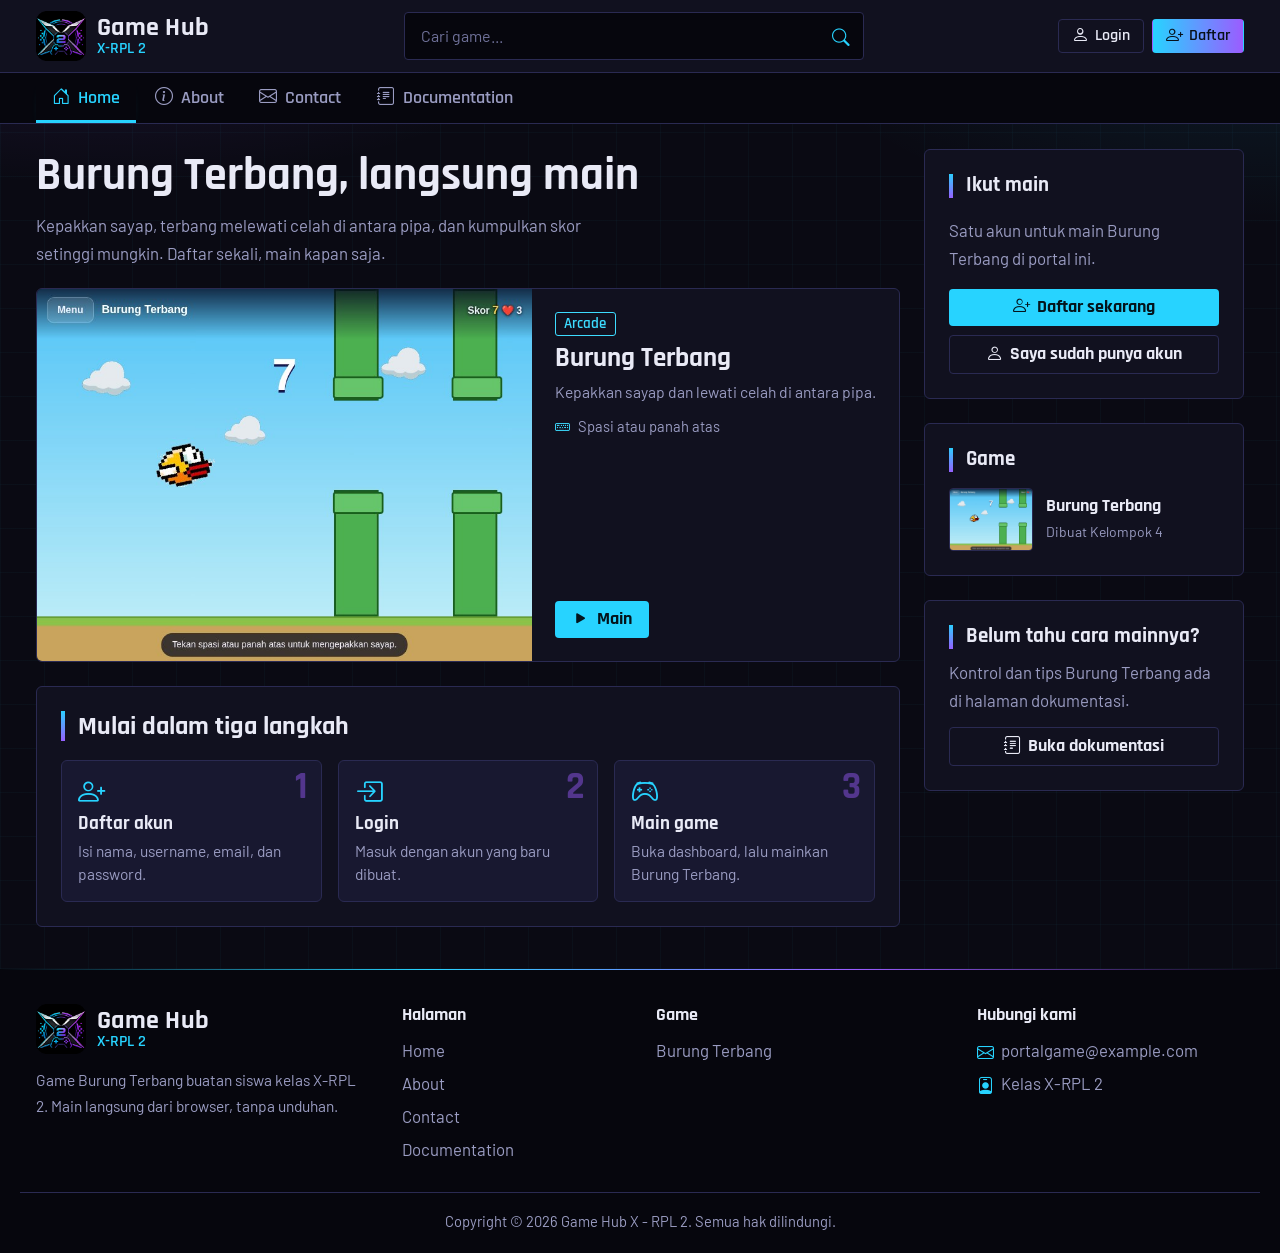
<file: index.html>
<!DOCTYPE html>
<html lang="id">
<head>
    <meta charset="UTF-8">
    <meta name="viewport" content="width=device-width, initial-scale=1.0">
    <meta name="color-scheme" content="light dark">
    <title>Home - Game Hub X - RPL 2</title>
    <link rel="icon" href="images/favicon.png" type="image/png">
    <link rel="stylesheet" href="css/bootstrap-icons/bootstrap-icons.min.css">
    <link rel="stylesheet" href="css/portal.css">
</head>
<body id="top">
    <a class="skip" href="#konten">Lewati ke konten</a>
    <input type="checkbox" id="menu-toggle" class="menu-toggle" aria-label="Buka atau tutup menu">
    <header>
        <div class="bar">
            <label class="burger" for="menu-toggle" title="Menu"><i class="bi bi-list"></i><span class="vh">Menu</span></label>
            <a class="brand" href="index.html" title="Kembali ke beranda">
                <img src="images/logo-icon.png" alt="" width="50" height="50">
                <span><b>Game Hub</b><small>X-RPL 2</small></span>
            </a>
            <form class="search" role="search" action="dashboard.html" method="get">
                <label class="vh" for="cari">Cari game</label>
                <input id="cari" type="search" name="q" list="daftar-game" placeholder="Cari game..." autocomplete="off">
                <button type="submit" aria-label="Cari game"><i class="bi bi-search"></i></button>
                <datalist id="daftar-game"><option value="Burung Terbang"></datalist>
            </form>
            <div class="actions">
                <a class="ibtn" href="login.html" title="Masuk ke akun" aria-label="Login"><i class="bi bi-person"></i><span class="lbl">Login</span></a>
                <a class="ibtn fill" href="register.html" title="Buat akun baru" aria-label="Daftar"><i class="bi bi-person-plus"></i><span class="lbl">Daftar</span></a>
            </div>
        </div>
    </header>
    <label class="scrim" for="menu-toggle" aria-hidden="true"></label>
    <nav aria-label="Menu utama">
        <div class="drawer-head">
            <a class="brand" href="index.html"><img src="images/logo-icon.png" alt="" width="50" height="50"><span><b>Game Hub</b><small>X-RPL 2</small></span></a>
            <label class="close" for="menu-toggle" title="Tutup menu"><i class="bi bi-x-lg"></i><span class="vh">Tutup menu</span></label>
        </div>
        <form class="search drawer-search" role="search" action="dashboard.html" method="get">
            <label class="vh" for="cari-menu">Cari game</label>
            <input id="cari-menu" type="search" name="q" list="daftar-game" placeholder="Cari game..." autocomplete="off">
            <button type="submit" aria-label="Cari game"><i class="bi bi-search"></i></button>
        </form>
        <ul>
            <li><a href="index.html" aria-current="page"><i class="bi bi-house-door"></i>Home</a></li>
            <li><a href="about.html"><i class="bi bi-info-circle"></i>About</a></li>
            <li><a href="contact.html"><i class="bi bi-envelope"></i>Contact</a></li>
            <li><a href="documentation.html"><i class="bi bi-journal-text"></i>Documentation</a></li>
        </ul>
        <div class="drawer-foot">
            <a class="btn ghost" href="login.html"><i class="bi bi-person"></i>Login</a>
            <a class="btn" href="register.html"><i class="bi bi-person-plus"></i>Daftar</a>
        </div>
    </nav>
    <main id="konten">
        <section class="plain">
            <h1>Burung Terbang, langsung main</h1>
            <p class="lead">Kepakkan sayap, terbang melewati celah di antara pipa, dan kumpulkan skor setinggi mungkin. Daftar sekali, main kapan saja.</p>
            <ul class="games solo">
                <li class="card wide">
                    <a class="shot" href="login.html" tabindex="-1"><img src="images/game5.jpg" alt="Anak ayam kuning terbang di antara pipa hijau" width="800" height="600" loading="lazy"></a>
                    <div class="body">
                        <p class="tag">Arcade</p>
                        <h3><a href="login.html" title="Main Burung Terbang">Burung Terbang</a></h3>
                        <p class="desc">Kepakkan sayap dan lewati celah di antara pipa.</p>
                        <p class="kontrol"><i class="bi bi-keyboard"></i><span>Spasi atau panah atas</span></p>
                        <a class="btn" href="login.html"><i class="bi bi-play-fill"></i>Main</a>
                    </div>
                </li>
            </ul>
        </section>

        <article>
            <h2>Mulai dalam tiga langkah</h2>
            <ol class="steps">
                <li><i class="bi bi-person-plus"></i><h3>Daftar akun</h3><p>Isi nama, username, email, dan password.</p></li>
                <li><i class="bi bi-box-arrow-in-right"></i><h3>Login</h3><p>Masuk dengan akun yang baru dibuat.</p></li>
                <li><i class="bi bi-controller"></i><h3>Main game</h3><p>Buka dashboard, lalu mainkan Burung Terbang.</p></li>
            </ol>
        </article>

        <aside aria-label="Informasi tambahan">
            <section class="widget promo">
                <h2>Ikut main</h2>
                <p>Satu akun untuk main Burung Terbang di portal ini.</p>
                <a class="btn" href="register.html"><i class="bi bi-person-plus"></i>Daftar sekarang</a>
                <a class="btn ghost" href="login.html"><i class="bi bi-person"></i>Saya sudah punya akun</a>
            </section>
            <section class="widget">
                <h2>Game</h2>
                <ul class="mini">
                    <li><img src="images/game5.jpg" alt="" width="84" height="63" loading="lazy"><span><a href="login.html">Burung Terbang</a><small>Dibuat Kelompok 4</small></span></li>
                </ul>
            </section>
            <section class="widget">
                <h2>Belum tahu cara mainnya?</h2>
                <p class="lead" style="margin:0 0 .8rem">Kontrol dan tips Burung Terbang ada di halaman dokumentasi.</p>
                <a class="btn ghost block" href="documentation.html"><i class="bi bi-journal-text"></i>Buka dokumentasi</a>
            </section>
        </aside>
    </main>
    <footer>
        <div class="foot">
            <div>
                <a class="brand" href="index.html"><img src="images/logo-icon.png" alt="" width="50" height="50"><span><b>Game Hub</b><small>X-RPL 2</small></span></a>
                <p>Game Burung Terbang buatan siswa kelas X-RPL 2. Main langsung dari browser, tanpa unduhan.</p>
            </div>
            <div>
                <h2>Halaman</h2>
                <ul>
                    <li><a href="index.html">Home</a></li>
                    <li><a href="about.html">About</a></li>
                    <li><a href="contact.html">Contact</a></li>
                    <li><a href="documentation.html">Documentation</a></li>
                </ul>
            </div>
            <div>
                <h2>Game</h2>
                <ul><li><a href="login.html">Burung Terbang</a></li></ul>
            </div>
            <div>
                <h2>Hubungi kami</h2>
                <ul>
                    <li><i class="bi bi-envelope"></i><a href="mailto:portalgame@example.com">portalgame@example.com</a></li>
                    <li><i class="bi bi-person-badge"></i>Kelas X-RPL 2</li>
                </ul>
            </div>
        </div>
        <div class="copy">
            <p>Copyright &copy; 2026 Game Hub X - RPL 2. Semua hak dilindungi.</p>
        </div>
    </footer>
    <a class="to-top" href="#top" title="Kembali ke atas" aria-label="Kembali ke atas"><i class="bi bi-arrow-up"></i><span>Ke atas</span></a>
</body>
</html>
</file>
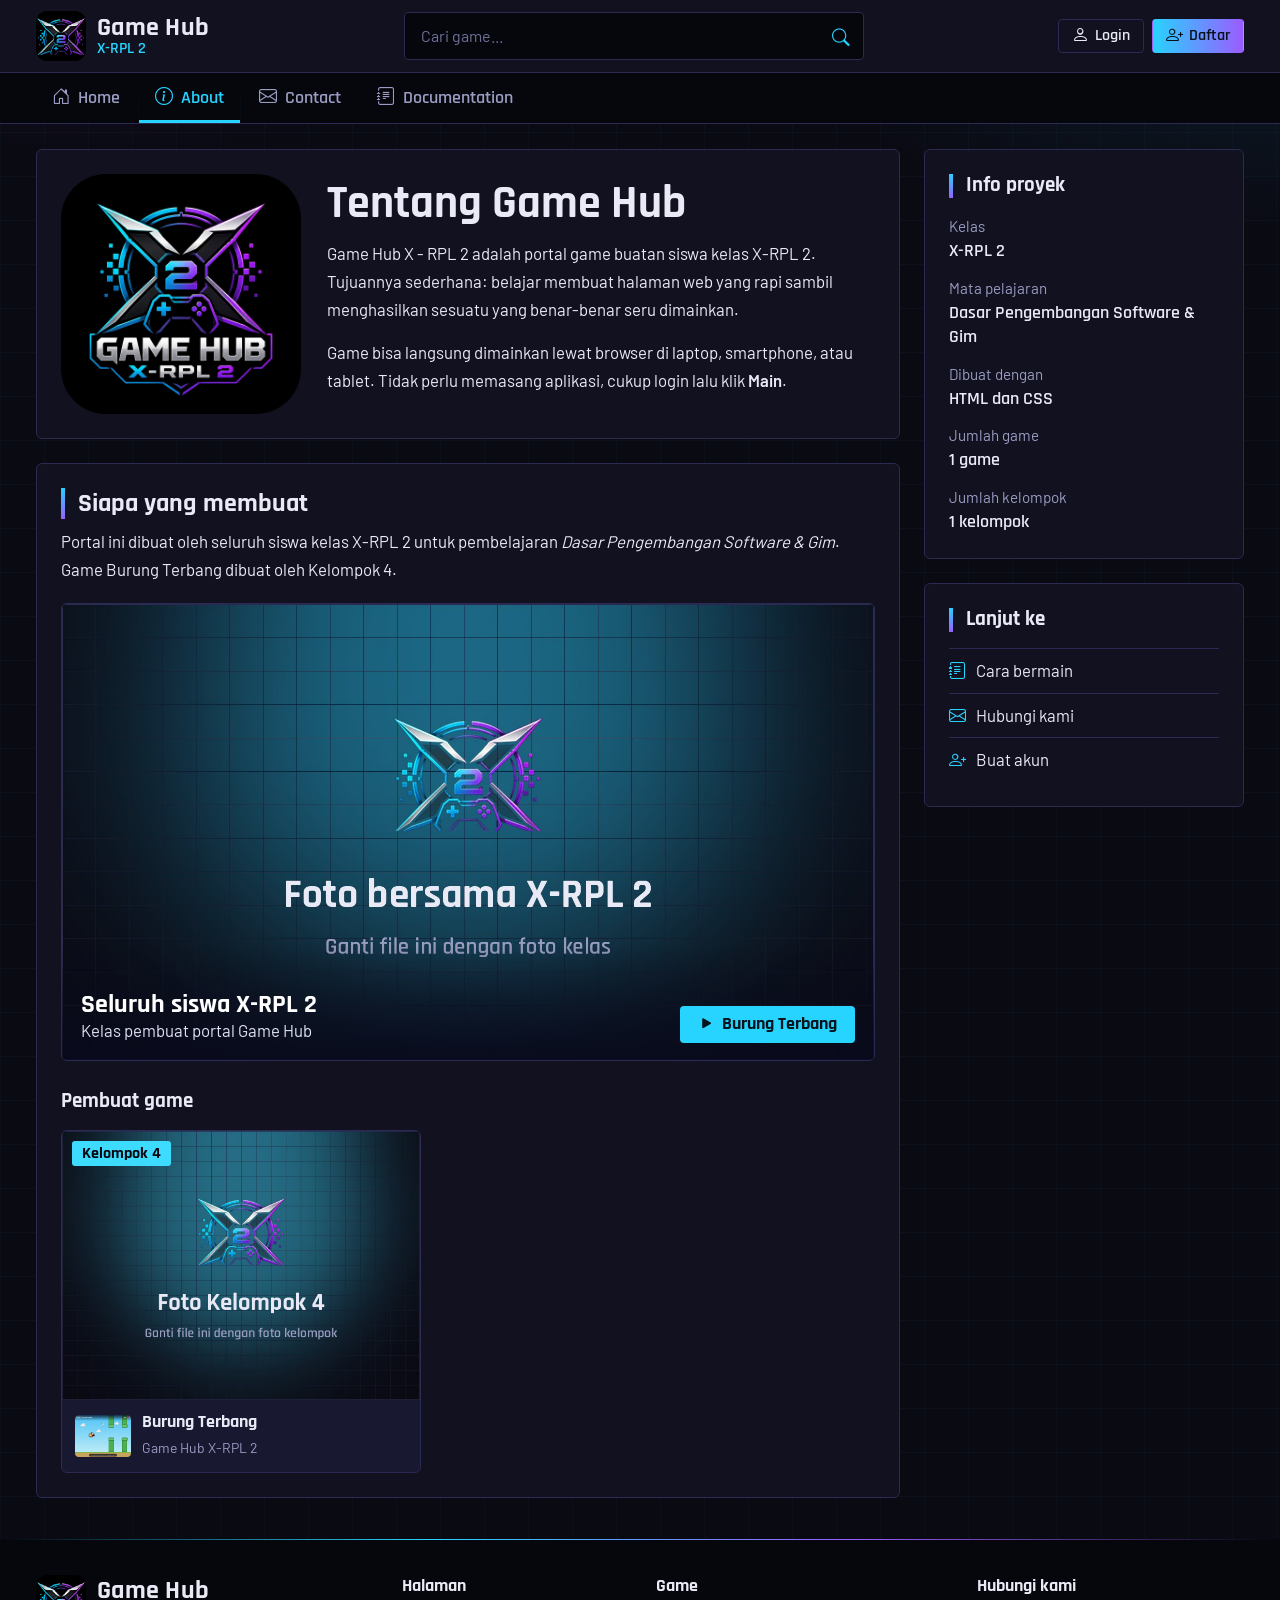
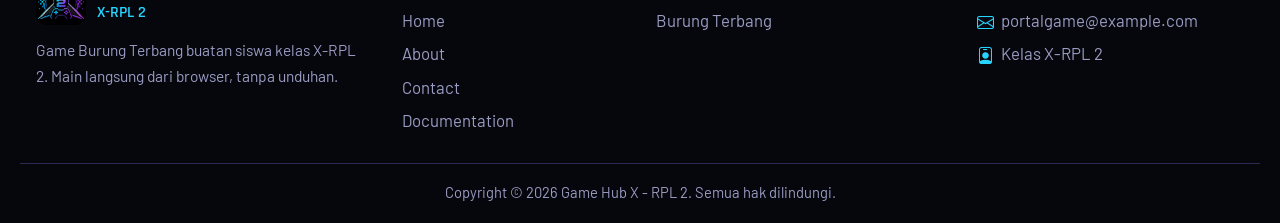
<file: about.html>
<!DOCTYPE html>
<html lang="id">
<head>
    <meta charset="UTF-8">
    <meta name="viewport" content="width=device-width, initial-scale=1.0">
    <meta name="color-scheme" content="light dark">
    <title>About - Game Hub X - RPL 2</title>
    <link rel="icon" href="images/favicon.png" type="image/png">
    <link rel="stylesheet" href="css/bootstrap-icons/bootstrap-icons.min.css">
    <link rel="stylesheet" href="css/portal.css">
</head>
<body id="top">
    <a class="skip" href="#konten">Lewati ke konten</a>
    <input type="checkbox" id="menu-toggle" class="menu-toggle" aria-label="Buka atau tutup menu">
    <header>
        <div class="bar">
            <label class="burger" for="menu-toggle" title="Menu"><i class="bi bi-list"></i><span class="vh">Menu</span></label>
            <a class="brand" href="index.html" title="Kembali ke beranda">
                <img src="images/logo-icon.png" alt="" width="50" height="50">
                <span><b>Game Hub</b><small>X-RPL 2</small></span>
            </a>
            <form class="search" role="search" action="dashboard.html" method="get">
                <label class="vh" for="cari">Cari game</label>
                <input id="cari" type="search" name="q" list="daftar-game" placeholder="Cari game..." autocomplete="off">
                <button type="submit" aria-label="Cari game"><i class="bi bi-search"></i></button>
                <datalist id="daftar-game"><option value="Burung Terbang"></datalist>
            </form>
            <div class="actions">
                <a class="ibtn" href="login.html" title="Masuk ke akun" aria-label="Login"><i class="bi bi-person"></i><span class="lbl">Login</span></a>
                <a class="ibtn fill" href="register.html" title="Buat akun baru" aria-label="Daftar"><i class="bi bi-person-plus"></i><span class="lbl">Daftar</span></a>
            </div>
        </div>
    </header>
    <label class="scrim" for="menu-toggle" aria-hidden="true"></label>
    <nav aria-label="Menu utama">
        <div class="drawer-head">
            <a class="brand" href="index.html"><img src="images/logo-icon.png" alt="" width="50" height="50"><span><b>Game Hub</b><small>X-RPL 2</small></span></a>
            <label class="close" for="menu-toggle" title="Tutup menu"><i class="bi bi-x-lg"></i><span class="vh">Tutup menu</span></label>
        </div>
        <form class="search drawer-search" role="search" action="dashboard.html" method="get">
            <label class="vh" for="cari-menu">Cari game</label>
            <input id="cari-menu" type="search" name="q" list="daftar-game" placeholder="Cari game..." autocomplete="off">
            <button type="submit" aria-label="Cari game"><i class="bi bi-search"></i></button>
        </form>
        <ul>
            <li><a href="index.html"><i class="bi bi-house-door"></i>Home</a></li>
            <li><a href="about.html" aria-current="page"><i class="bi bi-info-circle"></i>About</a></li>
            <li><a href="contact.html"><i class="bi bi-envelope"></i>Contact</a></li>
            <li><a href="documentation.html"><i class="bi bi-journal-text"></i>Documentation</a></li>
        </ul>
        <div class="drawer-foot">
            <a class="btn ghost" href="login.html"><i class="bi bi-person"></i>Login</a>
            <a class="btn" href="register.html"><i class="bi bi-person-plus"></i>Daftar</a>
        </div>
    </nav>
    <main id="konten">
        <section>
            <div class="about-top">
                <img src="images/logo.png" alt="Logo Game Hub X - RPL 2" width="240" height="240">
                <div>
                    <h1>Tentang Game Hub</h1>
                    <p>Game Hub X - RPL 2 adalah portal game buatan siswa kelas X-RPL 2. Tujuannya sederhana: belajar membuat halaman web yang rapi sambil menghasilkan sesuatu yang benar-benar seru dimainkan.</p>
                    <p>Game bisa langsung dimainkan lewat browser di laptop, smartphone, atau tablet. Tidak perlu memasang aplikasi, cukup login lalu klik <b>Main</b>.</p>
                </div>
            </div>
        </section>

        <article>
            <h2>Siapa yang membuat</h2>
            <p>Portal ini dibuat oleh seluruh siswa kelas X-RPL 2 untuk pembelajaran <i>Dasar Pengembangan Software &amp; Gim</i>. Game Burung Terbang dibuat oleh Kelompok 4.</p>

            <figure class="kelas">
                <img src="images/tim/kelas.jpg" alt="Foto bersama seluruh siswa kelas X-RPL 2" width="1600" height="900" loading="lazy">
                <figcaption>
                    <span><b>Seluruh siswa X-RPL 2</b>Kelas pembuat portal Game Hub</span>
                    <a class="btn" href="login.html"><i class="bi bi-play-fill"></i>Burung Terbang</a>
                </figcaption>
            </figure>

            <h3 class="sub">Pembuat game</h3>
            <ul class="tim solo">
                <li class="kelompok">
                    <figure>
                        <img src="images/tim/kelompok-4.jpg" alt="Foto Kelompok , pembuat game Burung Terbang" width="1200" height="900" loading="lazy">
                        <figcaption>Kelompok 4</figcaption>
                    </figure>
                    <div class="karya">
                        <img src="images/game5.jpg" alt="" width="56" height="42" loading="lazy">
                        <span><a href="login.html" title="Main Burung Terbang">Burung Terbang</a><small>Game Hub X-RPL 2</small></span>
                    </div>
                </li>
            </ul>
        </article>

        <aside aria-label="Info proyek">
            <section class="widget">
                <h2>Info proyek</h2>
                <dl class="facts">
                    <dt>Kelas</dt><dd>X-RPL 2</dd>
                    <dt>Mata pelajaran</dt><dd>Dasar Pengembangan Software &amp; Gim</dd>
                    <dt>Dibuat dengan</dt><dd>HTML dan CSS</dd>
                    <dt>Jumlah game</dt><dd>1 game</dd>
                    <dt>Jumlah kelompok</dt><dd>1 kelompok</dd>
                </dl>
            </section>
            <section class="widget">
                <h2>Lanjut ke</h2>
                <ul class="linklist">
                    <li><a href="documentation.html"><i class="bi bi-journal-text"></i>Cara bermain</a></li>
                    <li><a href="contact.html"><i class="bi bi-envelope"></i>Hubungi kami</a></li>
                    <li><a href="register.html"><i class="bi bi-person-plus"></i>Buat akun</a></li>
                </ul>
            </section>
        </aside>
    </main>
    <footer>
        <div class="foot">
            <div>
                <a class="brand" href="index.html"><img src="images/logo-icon.png" alt="" width="50" height="50"><span><b>Game Hub</b><small>X-RPL 2</small></span></a>
                <p>Game Burung Terbang buatan siswa kelas X-RPL 2. Main langsung dari browser, tanpa unduhan.</p>
            </div>
            <div>
                <h2>Halaman</h2>
                <ul>
                    <li><a href="index.html">Home</a></li>
                    <li><a href="about.html">About</a></li>
                    <li><a href="contact.html">Contact</a></li>
                    <li><a href="documentation.html">Documentation</a></li>
                </ul>
            </div>
            <div>
                <h2>Game</h2>
                <ul><li><a href="login.html">Burung Terbang</a></li></ul>
            </div>
            <div>
                <h2>Hubungi kami</h2>
                <ul>
                    <li><i class="bi bi-envelope"></i><a href="mailto:portalgame@example.com">portalgame@example.com</a></li>
                    <li><i class="bi bi-person-badge"></i>Kelas X-RPL 2</li>
                </ul>
            </div>
        </div>
        <div class="copy">
            <p>Copyright &copy; 2026 Game Hub X - RPL 2. Semua hak dilindungi.</p>
        </div>
    </footer>
    <a class="to-top" href="#top" title="Kembali ke atas" aria-label="Kembali ke atas"><i class="bi bi-arrow-up"></i><span>Ke atas</span></a>
</body>
</html>
</file>
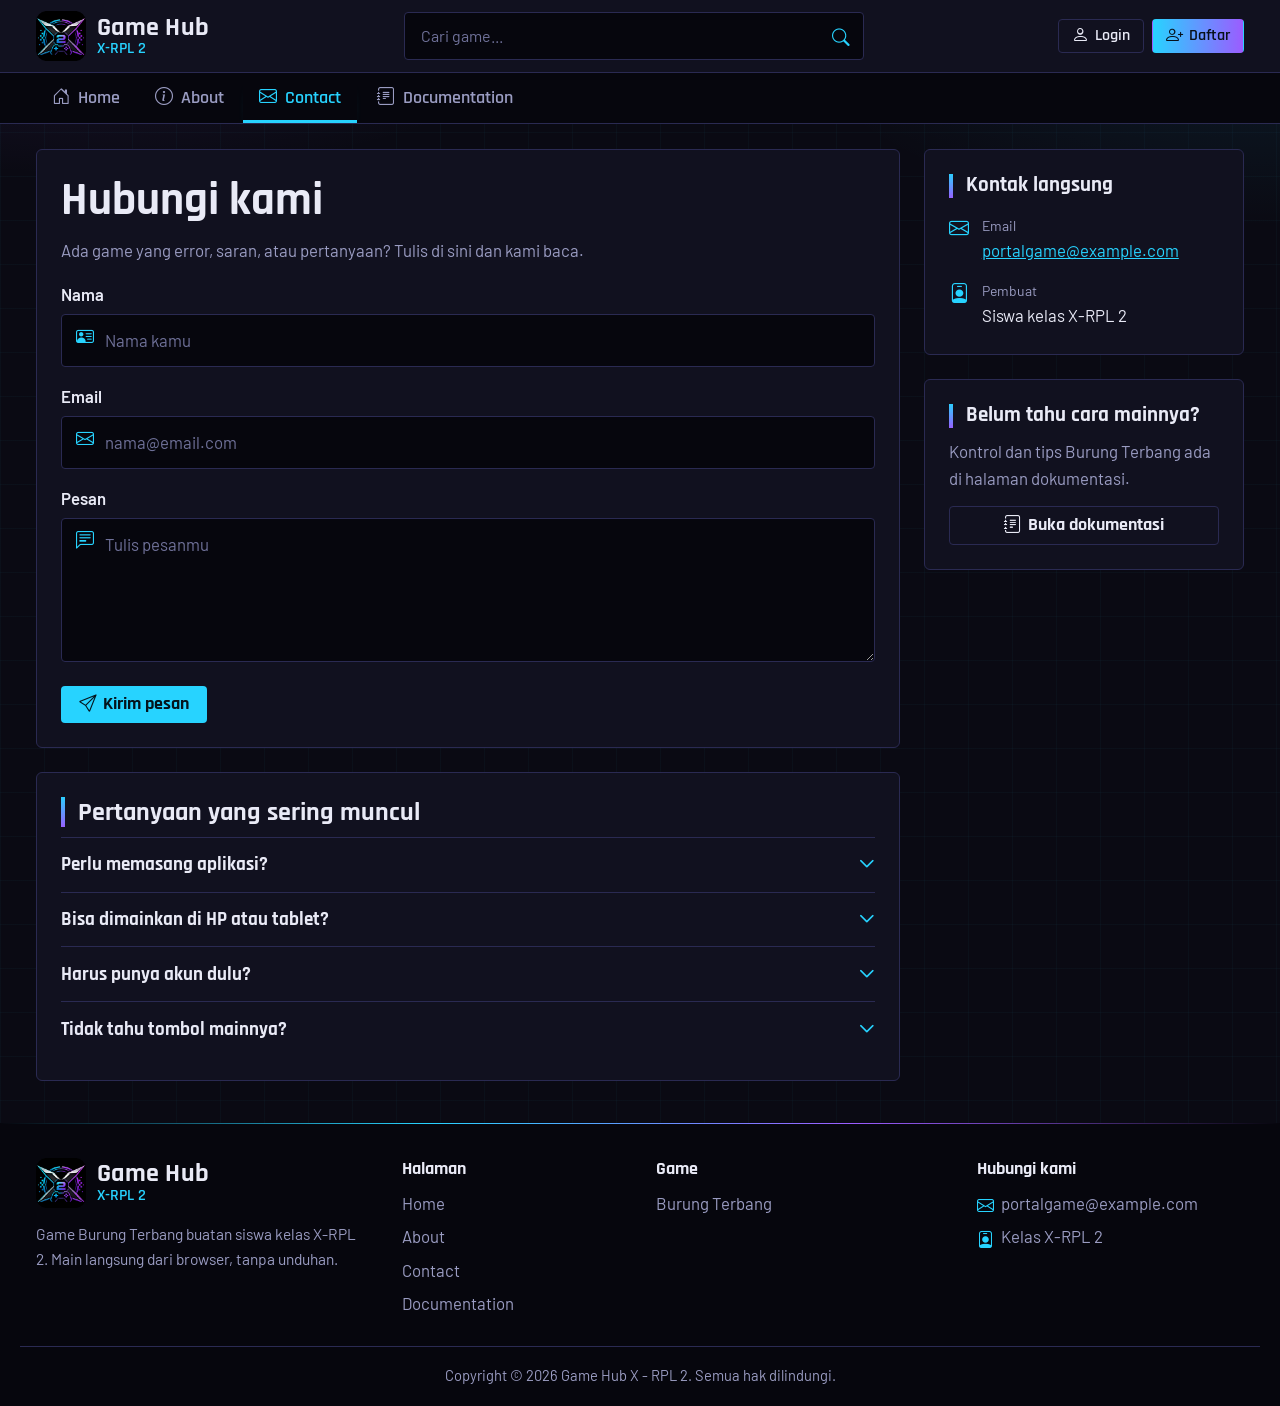
<file: contact.html>
<!DOCTYPE html>
<html lang="id">
<head>
    <meta charset="UTF-8">
    <meta name="viewport" content="width=device-width, initial-scale=1.0">
    <meta name="color-scheme" content="light dark">
    <title>Contact - Game Hub X - RPL 2</title>
    <link rel="icon" href="images/favicon.png" type="image/png">
    <link rel="stylesheet" href="css/bootstrap-icons/bootstrap-icons.min.css">
    <link rel="stylesheet" href="css/portal.css">
</head>
<body id="top">
    <a class="skip" href="#konten">Lewati ke konten</a>
    <input type="checkbox" id="menu-toggle" class="menu-toggle" aria-label="Buka atau tutup menu">
    <header>
        <div class="bar">
            <label class="burger" for="menu-toggle" title="Menu"><i class="bi bi-list"></i><span class="vh">Menu</span></label>
            <a class="brand" href="index.html" title="Kembali ke beranda">
                <img src="images/logo-icon.png" alt="" width="50" height="50">
                <span><b>Game Hub</b><small>X-RPL 2</small></span>
            </a>
            <form class="search" role="search" action="dashboard.html" method="get">
                <label class="vh" for="cari">Cari game</label>
                <input id="cari" type="search" name="q" list="daftar-game" placeholder="Cari game..." autocomplete="off">
                <button type="submit" aria-label="Cari game"><i class="bi bi-search"></i></button>
                <datalist id="daftar-game"><option value="Burung Terbang"></datalist>
            </form>
            <div class="actions">
                <a class="ibtn" href="login.html" title="Masuk ke akun" aria-label="Login"><i class="bi bi-person"></i><span class="lbl">Login</span></a>
                <a class="ibtn fill" href="register.html" title="Buat akun baru" aria-label="Daftar"><i class="bi bi-person-plus"></i><span class="lbl">Daftar</span></a>
            </div>
        </div>
    </header>
    <label class="scrim" for="menu-toggle" aria-hidden="true"></label>
    <nav aria-label="Menu utama">
        <div class="drawer-head">
            <a class="brand" href="index.html"><img src="images/logo-icon.png" alt="" width="50" height="50"><span><b>Game Hub</b><small>X-RPL 2</small></span></a>
            <label class="close" for="menu-toggle" title="Tutup menu"><i class="bi bi-x-lg"></i><span class="vh">Tutup menu</span></label>
        </div>
        <form class="search drawer-search" role="search" action="dashboard.html" method="get">
            <label class="vh" for="cari-menu">Cari game</label>
            <input id="cari-menu" type="search" name="q" list="daftar-game" placeholder="Cari game..." autocomplete="off">
            <button type="submit" aria-label="Cari game"><i class="bi bi-search"></i></button>
        </form>
        <ul>
            <li><a href="index.html"><i class="bi bi-house-door"></i>Home</a></li>
            <li><a href="about.html"><i class="bi bi-info-circle"></i>About</a></li>
            <li><a href="contact.html" aria-current="page"><i class="bi bi-envelope"></i>Contact</a></li>
            <li><a href="documentation.html"><i class="bi bi-journal-text"></i>Documentation</a></li>
        </ul>
        <div class="drawer-foot">
            <a class="btn ghost" href="login.html"><i class="bi bi-person"></i>Login</a>
            <a class="btn" href="register.html"><i class="bi bi-person-plus"></i>Daftar</a>
        </div>
    </nav>
    <main id="konten">
        <section>
            <h1>Hubungi kami</h1>
            <p class="lead">Ada game yang error, saran, atau pertanyaan? Tulis di sini dan kami baca.</p>
            <form action="mailto:portalgame@example.com" method="post" enctype="text/plain">
                <div class="row">
                    <label for="nama">Nama</label>
                    <span class="field"><i class="bi bi-person-vcard"></i><input type="text" id="nama" name="nama" placeholder="Nama kamu" autocomplete="name" required></span>
                </div>
                <div class="row">
                    <label for="email">Email</label>
                    <span class="field"><i class="bi bi-envelope"></i><input type="email" id="email" name="email" placeholder="nama@email.com" autocomplete="email" required></span>
                </div>
                <div class="row">
                    <label for="pesan">Pesan</label>
                    <span class="field"><i class="bi bi-chat-left-text"></i><textarea id="pesan" name="pesan" placeholder="Tulis pesanmu" required></textarea></span>
                </div>
                <button class="btn" type="submit"><i class="bi bi-send"></i>Kirim pesan</button>
            </form>
        </section>

        <article class="faq">
            <h2>Pertanyaan yang sering muncul</h2>
            <details>
                <summary>Perlu memasang aplikasi?</summary>
                <p>Tidak. Game dimainkan langsung lewat browser, jadi tidak ada yang perlu diunduh.</p>
            </details>
            <details>
                <summary>Bisa dimainkan di HP atau tablet?</summary>
                <p>Bisa. Game bisa dimainkan di laptop, smartphone, atau tablet. Di layar sentuh, kamu cukup mengetuk atau menggeser jari.</p>
            </details>
            <details>
                <summary>Harus punya akun dulu?</summary>
                <p>Ya, daftar sekali lalu login. Setelah itu kamu bisa membuka dashboard dan memilih game.</p>
            </details>
            <details>
                <summary>Tidak tahu tombol mainnya?</summary>
                <p>Semua kontrol dan tips ada di <a href="documentation.html">halaman dokumentasi</a>.</p>
            </details>
        </article>

        <aside aria-label="Kontak">
            <section class="widget">
                <h2>Kontak langsung</h2>
                <ul class="contact-list">
                    <li><i class="bi bi-envelope"></i><span><small>Email</small><a href="mailto:portalgame@example.com">portalgame@example.com</a></span></li>
                    <li><i class="bi bi-person-badge"></i><span><small>Pembuat</small>Siswa kelas X-RPL 2</span></li>
                </ul>
            </section>
            <section class="widget">
                <h2>Belum tahu cara mainnya?</h2>
                <p class="lead" style="margin:0 0 .8rem">Kontrol dan tips Burung Terbang ada di halaman dokumentasi.</p>
                <a class="btn ghost block" href="documentation.html"><i class="bi bi-journal-text"></i>Buka dokumentasi</a>
            </section>
        </aside>
    </main>
    <footer>
        <div class="foot">
            <div>
                <a class="brand" href="index.html"><img src="images/logo-icon.png" alt="" width="50" height="50"><span><b>Game Hub</b><small>X-RPL 2</small></span></a>
                <p>Game Burung Terbang buatan siswa kelas X-RPL 2. Main langsung dari browser, tanpa unduhan.</p>
            </div>
            <div>
                <h2>Halaman</h2>
                <ul>
                    <li><a href="index.html">Home</a></li>
                    <li><a href="about.html">About</a></li>
                    <li><a href="contact.html">Contact</a></li>
                    <li><a href="documentation.html">Documentation</a></li>
                </ul>
            </div>
            <div>
                <h2>Game</h2>
                <ul><li><a href="login.html">Burung Terbang</a></li></ul>
            </div>
            <div>
                <h2>Hubungi kami</h2>
                <ul>
                    <li><i class="bi bi-envelope"></i><a href="mailto:portalgame@example.com">portalgame@example.com</a></li>
                    <li><i class="bi bi-person-badge"></i>Kelas X-RPL 2</li>
                </ul>
            </div>
        </div>
        <div class="copy">
            <p>Copyright &copy; 2026 Game Hub X - RPL 2. Semua hak dilindungi.</p>
        </div>
    </footer>
    <a class="to-top" href="#top" title="Kembali ke atas" aria-label="Kembali ke atas"><i class="bi bi-arrow-up"></i><span>Ke atas</span></a>
</body>
</html>
</file>
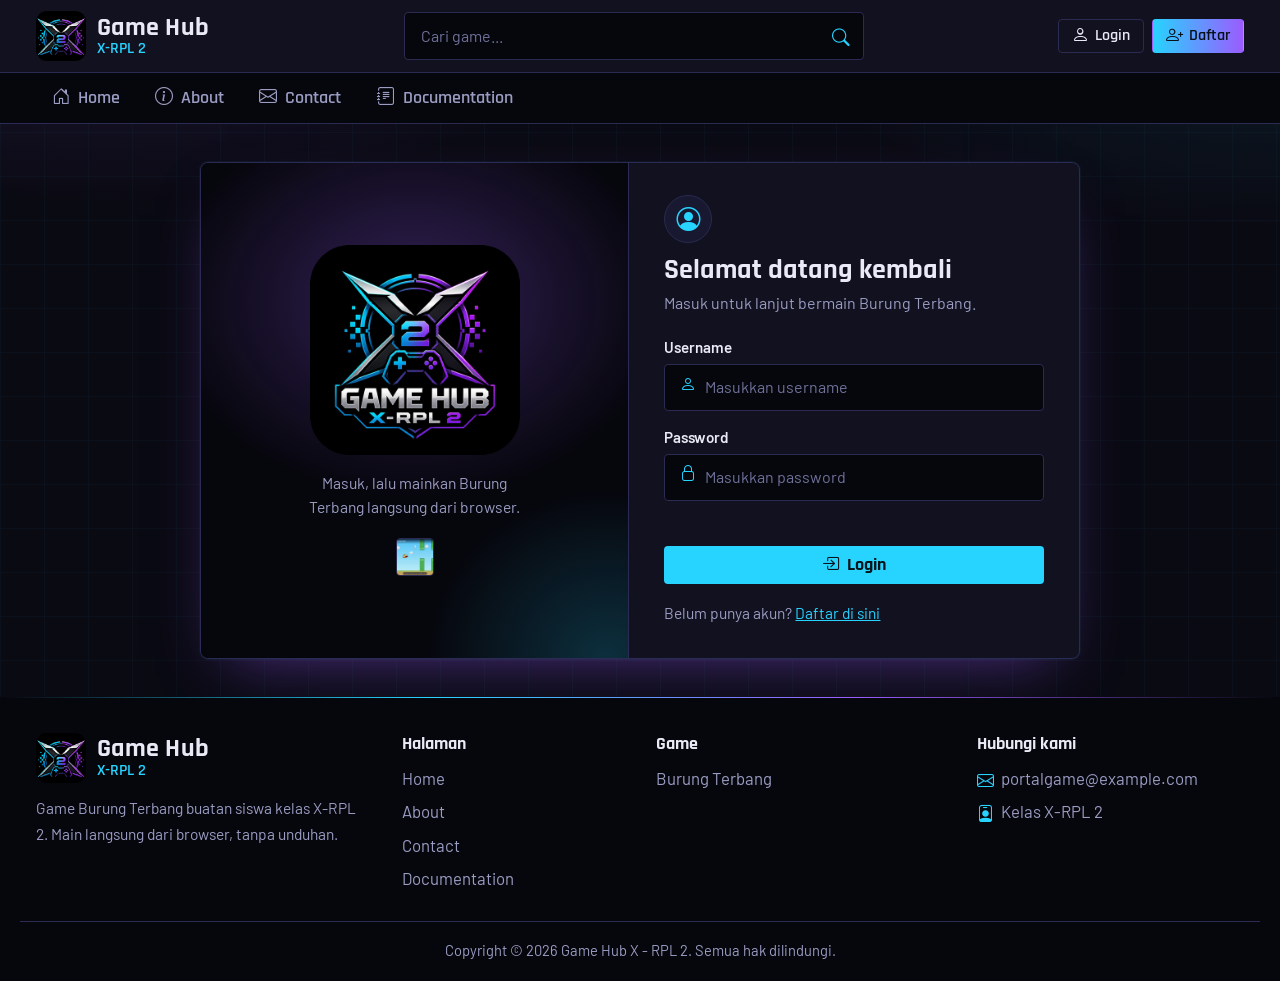
<file: dashboard.html>
<!DOCTYPE html>
<html lang="id">
<head>
    <meta charset="UTF-8">
    <meta name="viewport" content="width=device-width, initial-scale=1.0">
    <meta name="color-scheme" content="light dark">
    <title>Dashboard - Game Hub X - RPL 2</title>
    <link rel="icon" href="images/favicon.png" type="image/png">
    <link rel="stylesheet" href="css/bootstrap-icons/bootstrap-icons.min.css">
    <link rel="stylesheet" href="css/portal.css">
</head>
<body id="top">
    <a class="skip" href="#konten">Lewati ke konten</a>
    <input type="checkbox" id="menu-toggle" class="menu-toggle" aria-label="Buka atau tutup menu">
    <header>
        <div class="bar">
            <label class="burger" for="menu-toggle" title="Menu"><i class="bi bi-list"></i><span class="vh">Menu</span></label>
            <a class="brand" href="dashboard.html" title="Kembali ke beranda">
                <img src="images/logo-icon.png" alt="" width="50" height="50">
                <span><b>Game Hub</b><small>X-RPL 2</small></span>
            </a>
            <form class="search" role="search" action="dashboard.html" method="get">
                <label class="vh" for="cari">Cari game</label>
                <input id="cari" type="search" name="q" list="daftar-game" placeholder="Cari game..." autocomplete="off">
                <button type="submit" aria-label="Cari game"><i class="bi bi-search"></i></button>
                <datalist id="daftar-game"><option value="Burung Terbang"></datalist>
            </form>
            <div class="actions">
                <span class="who"><i class="bi bi-person-circle"></i><span class="lbl">Halo, <b id="who">Pemain</b></span></span>
                <a class="ibtn" id="loqout" href="index.html" title="Keluar dari akun" aria-label="Keluar"><i class="bi bi-box-arrow-right"></i><span class="lbl">Keluar</span></a>
            </div>
        </div>
    </header>
    <label class="scrim" for="menu-toggle" aria-hidden="true"></label>
    <nav aria-label="Menu utama">
        <div class="drawer-head">
            <a class="brand" href="dashboard.html"><img src="images/logo-icon.png" alt="" width="50" height="50"><span><b>Game Hub</b><small>X-RPL 2</small></span></a>
            <label class="close" for="menu-toggle" title="Tutup menu"><i class="bi bi-x-lg"></i><span class="vh">Tutup menu</span></label>
        </div>
        <form class="search drawer-search" role="search" action="dashboard.html" method="get">
            <label class="vh" for="cari-menu">Cari game</label>
            <input id="cari-menu" type="search" name="q" list="daftar-game" placeholder="Cari game..." autocomplete="off">
            <button type="submit" aria-label="Cari game"><i class="bi bi-search"></i></button>
        </form>
        <ul>
            <li><a href="dashboard.html" aria-current="page"><i class="bi bi-house-door"></i>Home</a></li>
            <li><a href="about.html"><i class="bi bi-info-circle"></i>About</a></li>
            <li><a href="contact.html"><i class="bi bi-envelope"></i>Contact</a></li>
            <li><a href="documentation.html"><i class="bi bi-journal-text"></i>Documentation</a></li>
        </ul>
        <div class="drawer-foot">
            <a class="btn ghost" href="index.html"><i class="bi bi-box-arrow-right"></i>Keluar</a>
        </div>
    </nav>
    <main id="konten">
        <section class="plain" id="menu">
            <h1>Dashboard game</h1>
            <p class="notice"><mark style="background:none;color:inherit"><i class="bi bi-check-circle-fill"></i> Login berhasil.</mark> Klik Main untuk mulai bermain Burung Terbang.</p>
            <ul class="games solo">
                <li class="card wide">
                    <a class="shot" href="game5.html" tabindex="-1"><img src="images/game5.jpg" alt="Anak ayam kuning terbang di antara pipa hijau" width="800" height="600" loading="lazy"></a>
                    <div class="body">
                        <p class="tag">Arcade</p>
                        <h3><a href="game5.html" title="Main Burung Terbang">Burung Terbang</a></h3>
                        <p class="desc">Kepakkan sayap dan lewati celah di antara pipa.</p>
                        <p class="kontrol"><i class="bi bi-keyboard"></i><span>Spasi atau panah atas</span></p>
                        <a class="btn" href="game5.html"><i class="bi bi-play-fill"></i>Main</a>
                    </div>
                </li>
            </ul>
        </section>

        <article id="cara-bermain">
            <h2>Kontrol cepat</h2>
            <p class="lead">Lupa tombolnya? Ini ringkasan kontrol Burung Terbang. Tips lengkap ada di <a href="documentation.html">dokumentasi</a>.</p>
            <div class="scroll">
                <table>
                    <thead><tr><th scope="col">Game</th><th scope="col">Kontrol</th></tr></thead>
                    <tbody><tr><td><a href="game5.html" style="color:inherit;text-decoration:none">Burung Terbang</a></td><td>Tekan spasi atau panah atas untuk mengepakkan sayap.</td></tr></tbody>
                </table>
            </div>
        </article>

        <aside aria-label="Profil pemain">
            <section class="widget">
                <div class="profile">
                    <i class="bi bi-person-circle"></i>
                    <p>Pemain<b>Statistik kamu</b></p>
                </div>
                <dl class="stats">
                    <dt>Level</dt><dd id="lvl">1</dd>
                    <dt>Skor tertinggi</dt><dd id="best">0</dd>
                    <dt>Game dimainkan</dt><dd id="played">0</dd>
                </dl>
            </section>
            <section class="widget">
                <h2>Game</h2>
                <ul class="mini">
                    <li><img src="images/game5.jpg" alt="" width="84" height="63" loading="lazy"><span><a href="game5.html">Burung Terbang</a><small>Dibuat Kelompok 4</small></span></li>
                </ul>
            </section>
            <section class="widget">
                <h2>Belum tahu cara mainnya?</h2>
                <p class="lead" style="margin:0 0 .8rem">Kontrol dan tips Burung Terbang ada di halaman dokumentasi.</p>
                <a class="btn ghost block" href="documentation.html"><i class="bi bi-journal-text"></i>Buka dokumentasi</a>
            </section>
        </aside>
    </main>
    <footer>
        <div class="foot">
            <div>
                <a class="brand" href="index.html"><img src="images/logo-icon.png" alt="" width="50" height="50"><span><b>Game Hub</b><small>X-RPL 2</small></span></a>
                <p>Game Burung Terbang buatan siswa kelas X-RPL 2. Main langsung dari browser, tanpa unduhan.</p>
            </div>
            <div>
                <h2>Halaman</h2>
                <ul>
                    <li><a href="index.html">Home</a></li>
                    <li><a href="about.html">About</a></li>
                    <li><a href="contact.html">Contact</a></li>
                    <li><a href="documentation.html">Documentation</a></li>
                </ul>
            </div>
            <div>
                <h2>Game</h2>
                <ul><li><a href="game5.html">Burung Terbang</a></li></ul>
            </div>
            <div>
                <h2>Hubungi kami</h2>
                <ul>
                    <li><i class="bi bi-envelope"></i><a href="mailto:portalgame@example.com">portalgame@example.com</a></li>
                    <li><i class="bi bi-person-badge"></i>Kelas X-RPL 2</li>
                </ul>
            </div>
        </div>
        <div class="copy">
            <p>Copyright &copy; 2026 Game Hub X - RPL 2. Semua hak dilindungi.</p>
        </div>
    </footer>
    <a class="to-top" href="#top" title="Kembali ke atas" aria-label="Kembali ke atas"><i class="bi bi-arrow-up"></i><span>Ke atas</span></a>
    <script src="js/storage.js"></script>
    <script src="js/dashboard.js"></script>
</body>
</html>
</file>
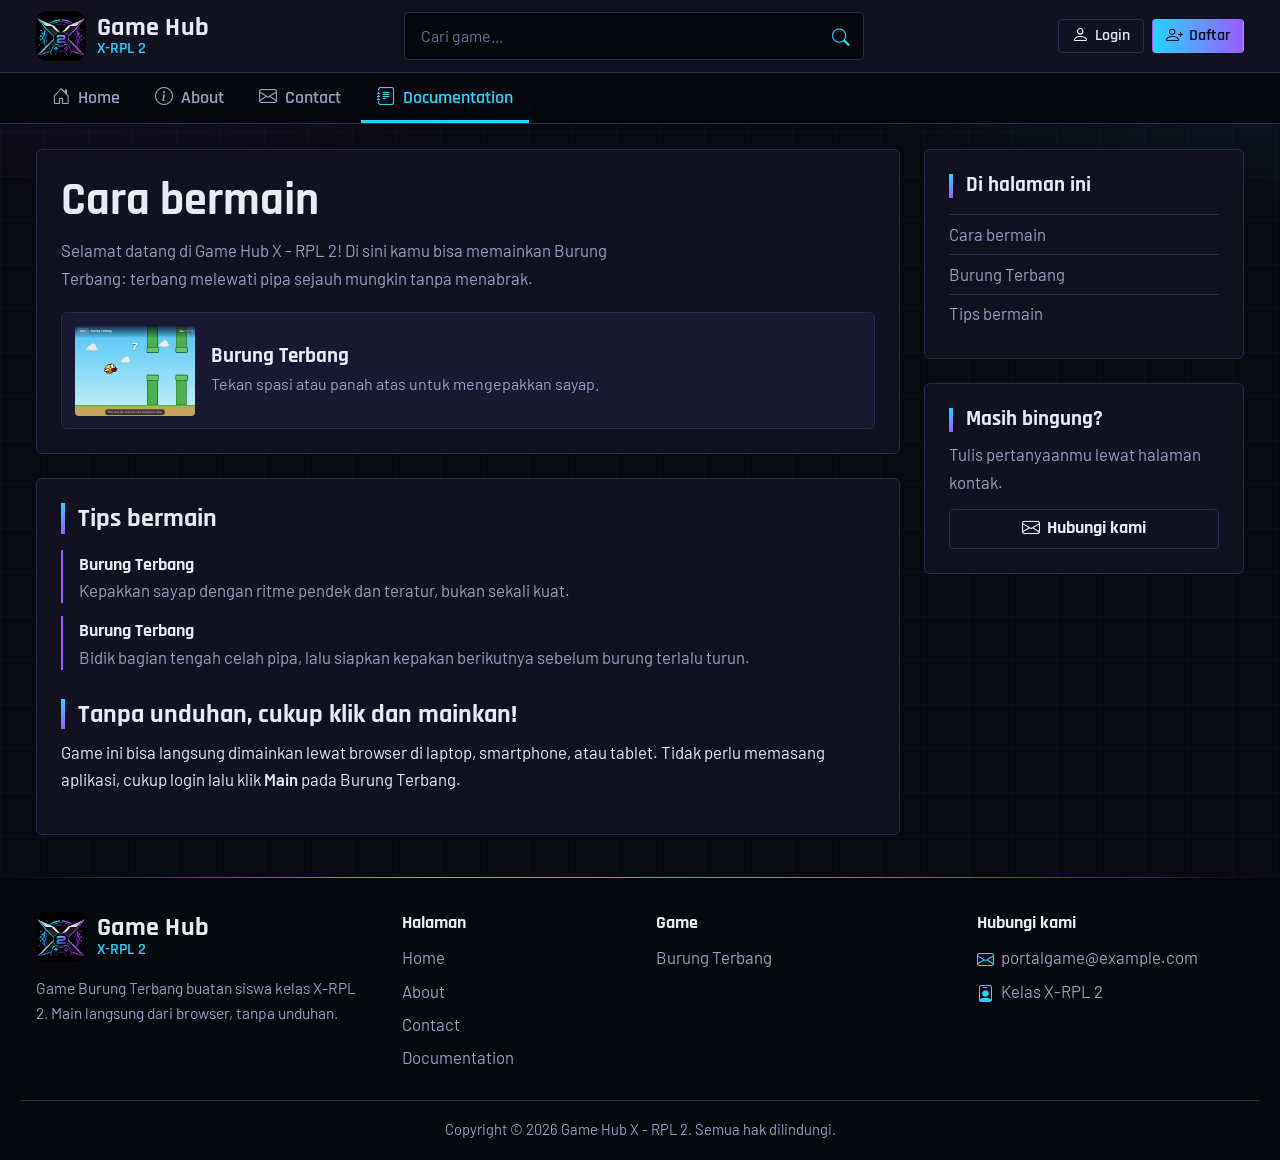
<file: documentation.html>
<!DOCTYPE html>
<html lang="id">
<head>
    <meta charset="UTF-8">
    <meta name="viewport" content="width=device-width, initial-scale=1.0">
    <meta name="color-scheme" content="light dark">
    <title>Documentation - Game Hub X - RPL 2</title>
    <link rel="icon" href="images/favicon.png" type="image/png">
    <link rel="stylesheet" href="css/bootstrap-icons/bootstrap-icons.min.css">
    <link rel="stylesheet" href="css/portal.css">
</head>
<body id="top">
    <a class="skip" href="#konten">Lewati ke konten</a>
    <input type="checkbox" id="menu-toggle" class="menu-toggle" aria-label="Buka atau tutup menu">
    <header>
        <div class="bar">
            <label class="burger" for="menu-toggle" title="Menu"><i class="bi bi-list"></i><span class="vh">Menu</span></label>
            <a class="brand" href="index.html" title="Kembali ke beranda">
                <img src="images/logo-icon.png" alt="" width="50" height="50">
                <span><b>Game Hub</b><small>X-RPL 2</small></span>
            </a>
            <form class="search" role="search" action="dashboard.html" method="get">
                <label class="vh" for="cari">Cari game</label>
                <input id="cari" type="search" name="q" list="daftar-game" placeholder="Cari game..." autocomplete="off">
                <button type="submit" aria-label="Cari game"><i class="bi bi-search"></i></button>
                <datalist id="daftar-game"><option value="Burung Terbang"></datalist>
            </form>
            <div class="actions">
                <a class="ibtn" href="login.html" title="Masuk ke akun" aria-label="Login"><i class="bi bi-person"></i><span class="lbl">Login</span></a>
                <a class="ibtn fill" href="register.html" title="Buat akun baru" aria-label="Daftar"><i class="bi bi-person-plus"></i><span class="lbl">Daftar</span></a>
            </div>
        </div>
    </header>
    <label class="scrim" for="menu-toggle" aria-hidden="true"></label>
    <nav aria-label="Menu utama">
        <div class="drawer-head">
            <a class="brand" href="index.html"><img src="images/logo-icon.png" alt="" width="50" height="50"><span><b>Game Hub</b><small>X-RPL 2</small></span></a>
            <label class="close" for="menu-toggle" title="Tutup menu"><i class="bi bi-x-lg"></i><span class="vh">Tutup menu</span></label>
        </div>
        <form class="search drawer-search" role="search" action="dashboard.html" method="get">
            <label class="vh" for="cari-menu">Cari game</label>
            <input id="cari-menu" type="search" name="q" list="daftar-game" placeholder="Cari game..." autocomplete="off">
            <button type="submit" aria-label="Cari game"><i class="bi bi-search"></i></button>
        </form>
        <ul>
            <li><a href="index.html"><i class="bi bi-house-door"></i>Home</a></li>
            <li><a href="about.html"><i class="bi bi-info-circle"></i>About</a></li>
            <li><a href="contact.html"><i class="bi bi-envelope"></i>Contact</a></li>
            <li><a href="documentation.html" aria-current="page"><i class="bi bi-journal-text"></i>Documentation</a></li>
        </ul>
        <div class="drawer-foot">
            <a class="btn ghost" href="login.html"><i class="bi bi-person"></i>Login</a>
            <a class="btn" href="register.html"><i class="bi bi-person-plus"></i>Daftar</a>
        </div>
    </nav>
    <main id="konten">
        <section id="cara">
            <h1>Cara bermain</h1>
            <p class="lead">Selamat datang di Game Hub X - RPL 2! Di sini kamu bisa memainkan Burung Terbang: terbang melewati pipa sejauh mungkin tanpa menabrak.</p>
            <ul class="manual">
                <li id="burung">
                    <img src="images/game5.jpg" alt="" width="120" height="90" loading="lazy">
                    <div><h3>Burung Terbang</h3><p>Tekan spasi atau panah atas untuk mengepakkan sayap.</p></div>
                </li>
            </ul>
        </section>

        <article id="tips">
            <h2>Tips bermain</h2>
            <ul class="tips">
                <li><b>Burung Terbang</b><span>Kepakkan sayap dengan ritme pendek dan teratur, bukan sekali kuat.</span></li>
                <li><b>Burung Terbang</b><span>Bidik bagian tengah celah pipa, lalu siapkan kepakan berikutnya sebelum burung terlalu turun.</span></li>
            </ul>
            <h2>Tanpa unduhan, cukup klik dan mainkan!</h2>
            <p>Game ini bisa langsung dimainkan lewat browser di laptop, smartphone, atau tablet. Tidak perlu memasang aplikasi, cukup login lalu klik <b>Main</b> pada Burung Terbang.</p>
        </article>

        <aside aria-label="Daftar isi">
            <section class="widget">
                <h2>Di halaman ini</h2>
                <ul class="toc">
                    <li><a href="#cara">Cara bermain</a></li>
                    <li><a href="#burung">Burung Terbang</a></li>
                    <li><a href="#tips">Tips bermain</a></li>
                </ul>
            </section>
            <section class="widget">
                <h2>Masih bingung?</h2>
                <p class="lead" style="margin:0 0 .8rem">Tulis pertanyaanmu lewat halaman kontak.</p>
                <a class="btn ghost block" href="contact.html"><i class="bi bi-envelope"></i>Hubungi kami</a>
            </section>
        </aside>
    </main>
    <footer>
        <div class="foot">
            <div>
                <a class="brand" href="index.html"><img src="images/logo-icon.png" alt="" width="50" height="50"><span><b>Game Hub</b><small>X-RPL 2</small></span></a>
                <p>Game Burung Terbang buatan siswa kelas X-RPL 2. Main langsung dari browser, tanpa unduhan.</p>
            </div>
            <div>
                <h2>Halaman</h2>
                <ul>
                    <li><a href="index.html">Home</a></li>
                    <li><a href="about.html">About</a></li>
                    <li><a href="contact.html">Contact</a></li>
                    <li><a href="documentation.html">Documentation</a></li>
                </ul>
            </div>
            <div>
                <h2>Game</h2>
                <ul><li><a href="login.html">Burung Terbang</a></li></ul>
            </div>
            <div>
                <h2>Hubungi kami</h2>
                <ul>
                    <li><i class="bi bi-envelope"></i><a href="mailto:portalgame@example.com">portalgame@example.com</a></li>
                    <li><i class="bi bi-person-badge"></i>Kelas X-RPL 2</li>
                </ul>
            </div>
        </div>
        <div class="copy">
            <p>Copyright &copy; 2026 Game Hub X - RPL 2. Semua hak dilindungi.</p>
        </div>
    </footer>
    <a class="to-top" href="#top" title="Kembali ke atas" aria-label="Kembali ke atas"><i class="bi bi-arrow-up"></i><span>Ke atas</span></a>
</body>
</html>
</file>
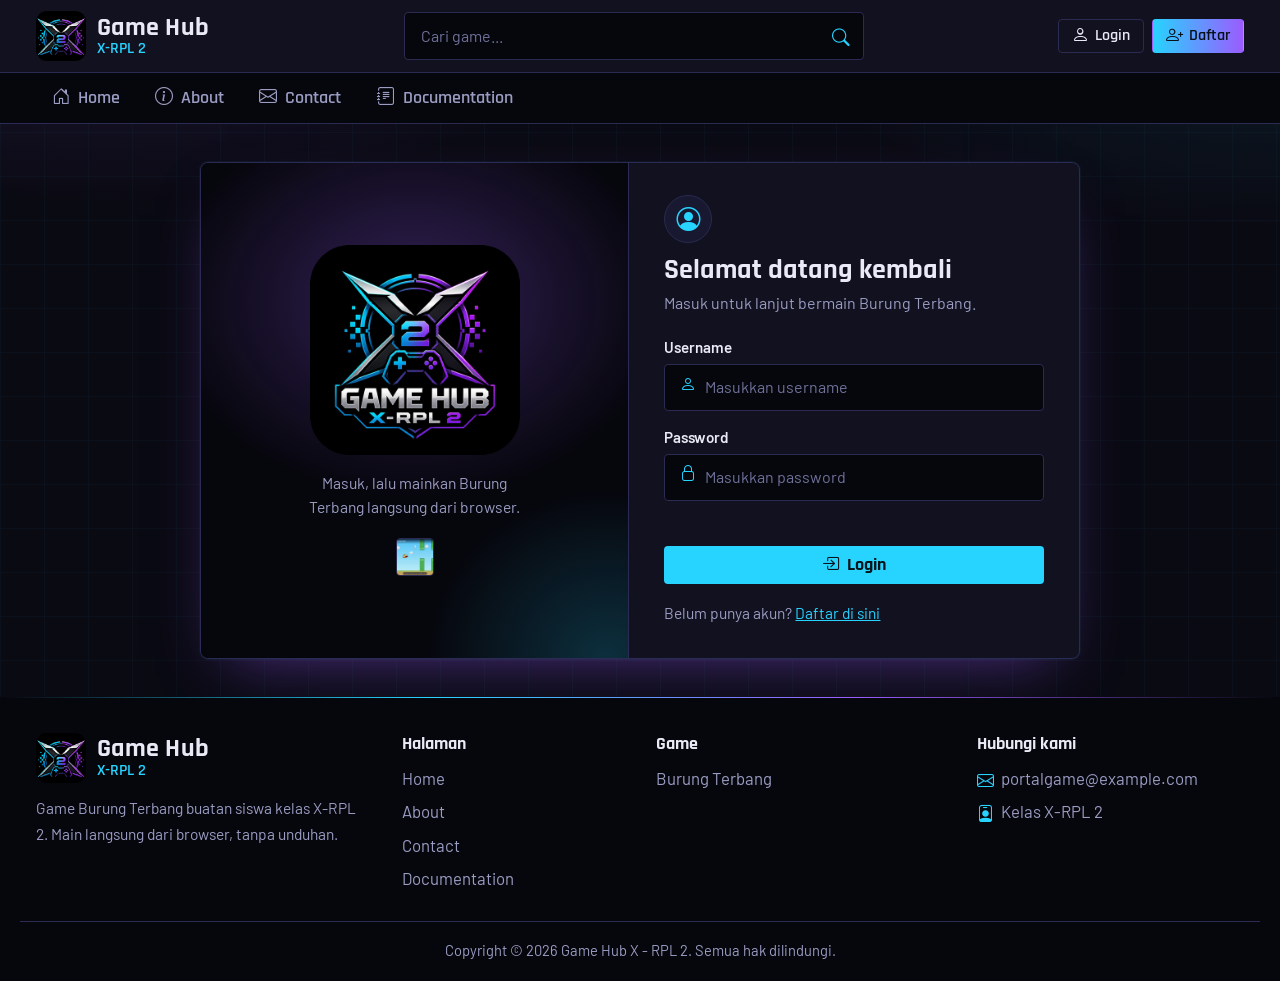
<file: game5.html>
<!doctype html>
<html lang="en">
  <head>
    <meta charset="UTF-8" />
    <meta name="viewport" content="width=device-width, initial-scale=1.0" />
    <title>Burung Terbang - Game Hub X - RPL 2</title>
    <link rel="stylesheet" href="css/style.css" />
  </head>
  <body class="game-page">
    <main class="stage burung mid">
      <div class="pipa p1 atas"></div>
      <div class="pipa p1 bawah"></div>
      <div class="pipa p2 atas"></div>
      <div class="pipa p2 bawah"></div>
      <div class="tanah"></div>
      <p class="skor-besar">7</p>
      <img class="sp awan-1" src="images/sprites/awan.png" alt="">
      <img class="sp awan-2" src="images/sprites/awan.png" alt="">
      <img class="sp awan-3" src="images/sprites/awan.png" alt="">
      <img class="sp anak-ayam-1" src="images/sprites/bird.png">
      <div class="hud-top">
            <a class="kembali" href="dashboard.html">&larr; Dashboard</a>
            <h1>Burung Terbang</h1>
            <p class="hud" id="hud">Skor <b>7</b>❤️3<</p>
      </div>
      <p class="help"> Tekan spasi atau panah atas untuk mengepakkan sayap.</p>
    </main>
    <script src="js/storage.js"></script>
    <script src="js/game5.js"></script>
  </body>
</html>

<!--
Tolong kalian ikuti dan kalian pahami!!! selamat mengerjakan!!!
>
</file>
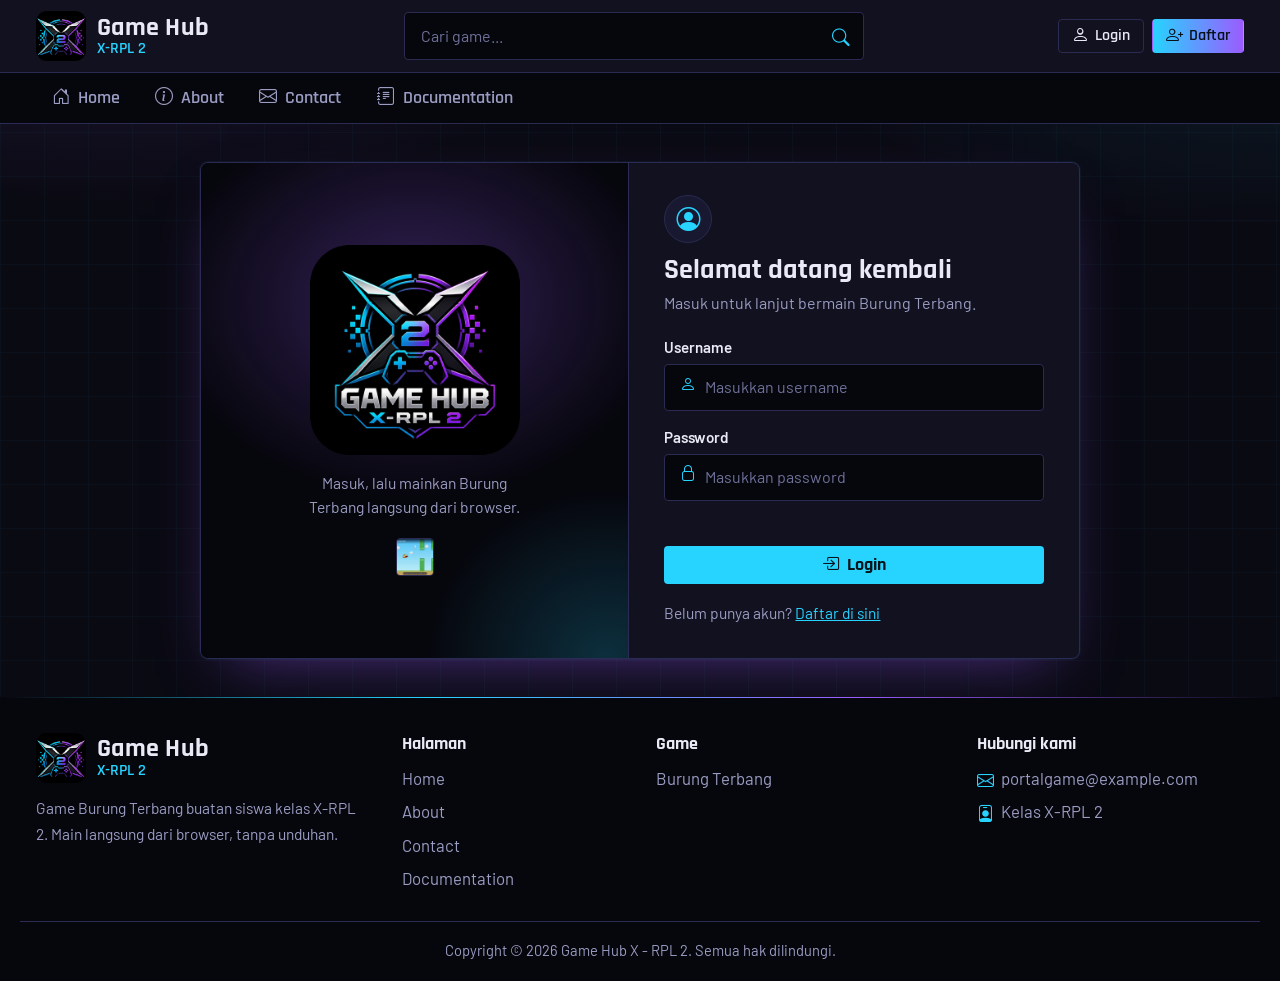
<file: login.html>
<!DOCTYPE html>
<html lang="id">
<head>
    <meta charset="UTF-8">
    <meta name="viewport" content="width=device-width, initial-scale=1.0">
    <meta name="color-scheme" content="light dark">
    <title>Login - Game Hub X - RPL 2</title>
    <link rel="icon" href="images/favicon.png" type="image/png">
    <link rel="stylesheet" href="css/bootstrap-icons/bootstrap-icons.min.css">
    <link rel="stylesheet" href="css/portal.css">
</head>
<body id="top">
    <a class="skip" href="#konten">Lewati ke konten</a>
    <input type="checkbox" id="menu-toggle" class="menu-toggle" aria-label="Buka atau tutup menu">
    <header>
        <div class="bar">
            <label class="burger" for="menu-toggle" title="Menu"><i class="bi bi-list"></i><span class="vh">Menu</span></label>
            <a class="brand" href="index.html" title="Kembali ke beranda">
                <img src="images/logo-icon.png" alt="" width="50" height="50">
                <span><b>Game Hub</b><small>X-RPL 2</small></span>
            </a>
            <form class="search" role="search" action="dashboard.html" method="get">
                <label class="vh" for="cari">Cari game</label>
                <input id="cari" type="search" name="q" list="daftar-game" placeholder="Cari game..." autocomplete="off">
                <button type="submit" aria-label="Cari game"><i class="bi bi-search"></i></button>
                <datalist id="daftar-game"><option value="Burung Terbang"></datalist>
            </form>
            <div class="actions">
                <a class="ibtn" href="login.html" title="Masuk ke akun" aria-label="Login"><i class="bi bi-person"></i><span class="lbl">Login</span></a>
                <a class="ibtn fill" href="register.html" title="Buat akun baru" aria-label="Daftar"><i class="bi bi-person-plus"></i><span class="lbl">Daftar</span></a>
            </div>
        </div>
    </header>
    <label class="scrim" for="menu-toggle" aria-hidden="true"></label>
    <nav aria-label="Menu utama">
        <div class="drawer-head">
            <a class="brand" href="index.html"><img src="images/logo-icon.png" alt="" width="50" height="50"><span><b>Game Hub</b><small>X-RPL 2</small></span></a>
            <label class="close" for="menu-toggle" title="Tutup menu"><i class="bi bi-x-lg"></i><span class="vh">Tutup menu</span></label>
        </div>
        <form class="search drawer-search" role="search" action="dashboard.html" method="get">
            <label class="vh" for="cari-menu">Cari game</label>
            <input id="cari-menu" type="search" name="q" list="daftar-game" placeholder="Cari game..." autocomplete="off">
            <button type="submit" aria-label="Cari game"><i class="bi bi-search"></i></button>
        </form>
        <ul>
            <li><a href="index.html"><i class="bi bi-house-door"></i>Home</a></li>
            <li><a href="about.html"><i class="bi bi-info-circle"></i>About</a></li>
            <li><a href="contact.html"><i class="bi bi-envelope"></i>Contact</a></li>
            <li><a href="documentation.html"><i class="bi bi-journal-text"></i>Documentation</a></li>
        </ul>
        <div class="drawer-foot">
            <a class="btn ghost" href="login.html"><i class="bi bi-person"></i>Login</a>
            <a class="btn" href="register.html"><i class="bi bi-person-plus"></i>Daftar</a>
        </div>
    </nav>
    <main class="masuk" id="konten">
        <section class="auth">
            <div class="avatar" aria-hidden="true"><i class="bi bi-person-circle"></i></div>
            <h1>Selamat datang kembali</h1>
            <p>Masuk untuk lanjut bermain Burung Terbang.</p>

            <!--Form Login-->
            <form id="loginform" action="dashboard.html">
                <div class="row">
                    <label for="username">Username</label>
                    <span class="field"><i class="bi bi-person"></i><input type="text" id="username" name="username" placeholder="Masukkan username" autocomplete="username" required></span>
                </div>
                <div class="row">
                    <label for="password">Password</label>
                    <span class="field"><i class="bi bi-lock"></i><input type="password" id="password" name="password" placeholder="Masukkan password" autocomplete="current-password" required></span>
                </div>
                <p id="msg" role="alert"></p>
                <button class="btn block" type="submit"><i class="bi bi-box-arrow-in-right"></i>Login</button>
            </form>
            <p class="alt">Belum punya akun? <a href="register.html">Daftar di sini</a></p>
        </section>
        <aside class="art" aria-label="Logo">
            <img src="images/logo.png" alt="Logo Game Hub X - RPL 2" width="230" height="230">
            <p>Masuk, lalu mainkan Burung Terbang langsung dari browser.</p>
            <ul class="strip"><li><img src="images/game5.jpg" alt="" title="Burung Terbang" width="44" height="44" loading="lazy"></li></ul>
        </aside>
    </main>
    <footer>
        <div class="foot">
            <div>
                <a class="brand" href="index.html"><img src="images/logo-icon.png" alt="" width="50" height="50"><span><b>Game Hub</b><small>X-RPL 2</small></span></a>
                <p>Game Burung Terbang buatan siswa kelas X-RPL 2. Main langsung dari browser, tanpa unduhan.</p>
            </div>
            <div>
                <h2>Halaman</h2>
                <ul>
                    <li><a href="index.html">Home</a></li>
                    <li><a href="about.html">About</a></li>
                    <li><a href="contact.html">Contact</a></li>
                    <li><a href="documentation.html">Documentation</a></li>
                </ul>
            </div>
            <div>
                <h2>Game</h2>
                <ul><li><a href="login.html">Burung Terbang</a></li></ul>
            </div>
            <div>
                <h2>Hubungi kami</h2>
                <ul>
                    <li><i class="bi bi-envelope"></i><a href="mailto:portalgame@example.com">portalgame@example.com</a></li>
                    <li><i class="bi bi-person-badge"></i>Kelas X-RPL 2</li>
                </ul>
            </div>
        </div>
        <div class="copy">
            <p>Copyright &copy; 2026 Game Hub X - RPL 2. Semua hak dilindungi.</p>
        </div>
    </footer>
    <a class="to-top" href="#top" title="Kembali ke atas" aria-label="Kembali ke atas"><i class="bi bi-arrow-up"></i><span>Ke atas</span></a>
    <script src="js/storage.js"></script>
    <script src="js/auth.js"></script>
</body>
</html>
</file>
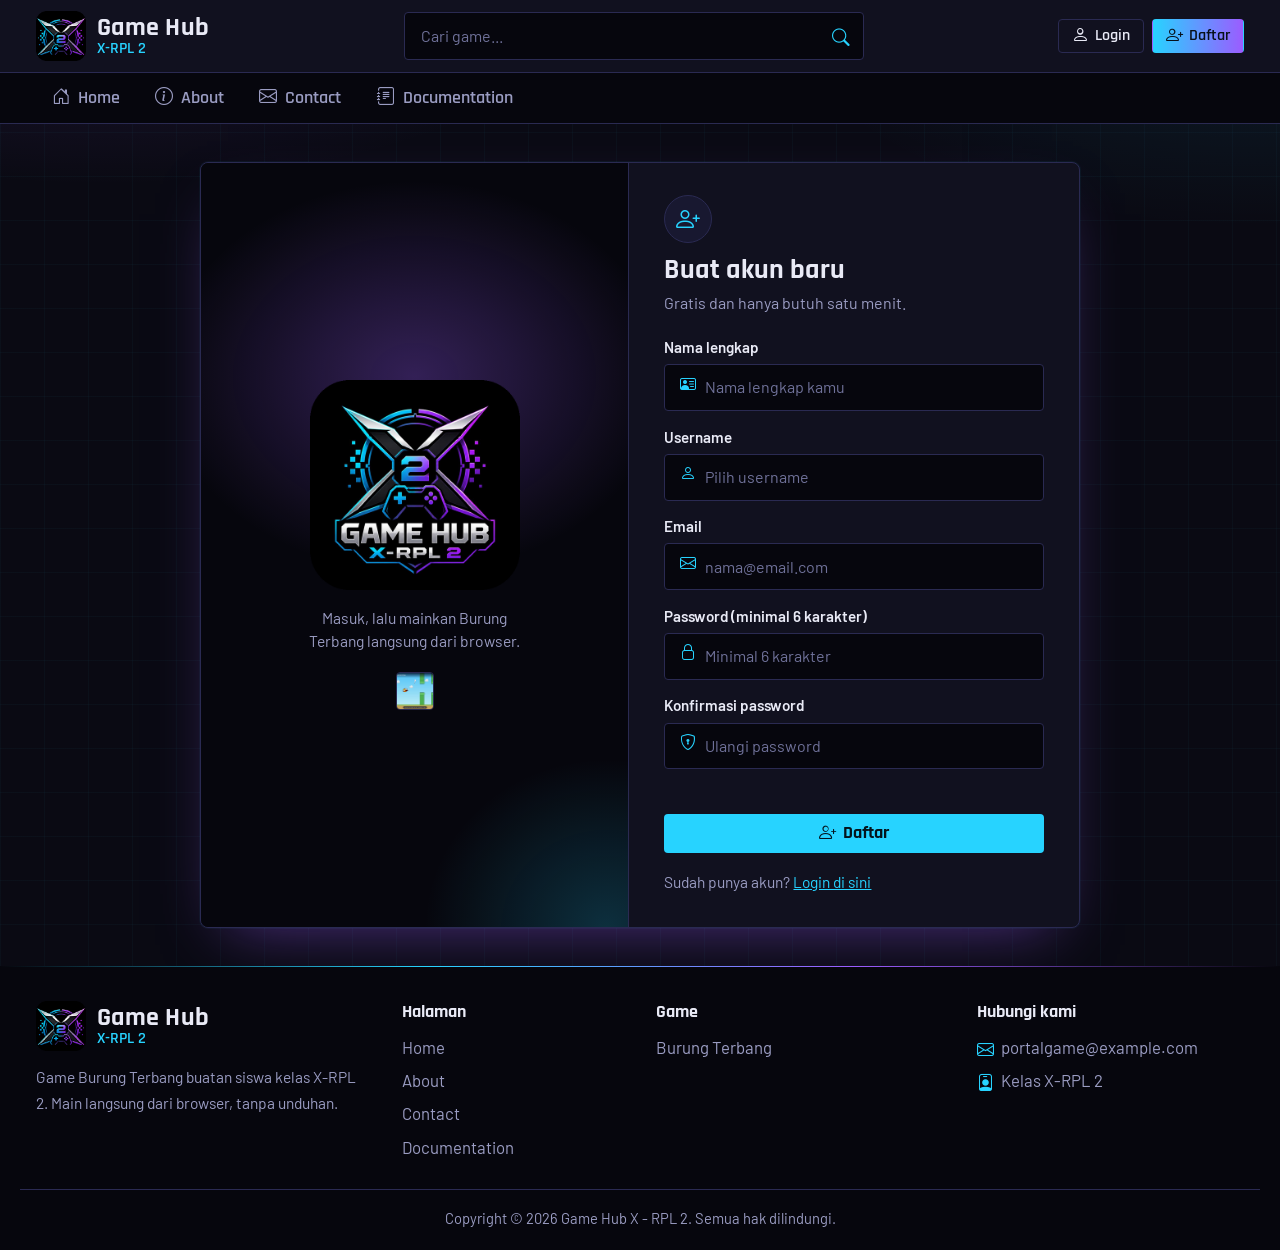
<file: register.html>
<!DOCTYPE html>
<html lang="id">
<head>
    <meta charset="UTF-8">
    <meta name="viewport" content="width=device-width, initial-scale=1.0">
    <meta name="color-scheme" content="light dark">
    <title>Register - Game Hub X - RPL 2</title>
    <link rel="icon" href="images/favicon.png" type="image/png">
    <link rel="stylesheet" href="css/bootstrap-icons/bootstrap-icons.min.css">
    <link rel="stylesheet" href="css/portal.css">
</head>
<body id="top">
    <a class="skip" href="#konten">Lewati ke konten</a>
    <input type="checkbox" id="menu-toggle" class="menu-toggle" aria-label="Buka atau tutup menu">
    <header>
        <div class="bar">
            <label class="burger" for="menu-toggle" title="Menu"><i class="bi bi-list"></i><span class="vh">Menu</span></label>
            <a class="brand" href="index.html" title="Kembali ke beranda">
                <img src="images/logo-icon.png" alt="" width="50" height="50">
                <span><b>Game Hub</b><small>X-RPL 2</small></span>
            </a>
            <form class="search" role="search" action="dashboard.html" method="get">
                <label class="vh" for="cari">Cari game</label>
                <input id="cari" type="search" name="q" list="daftar-game" placeholder="Cari game..." autocomplete="off">
                <button type="submit" aria-label="Cari game"><i class="bi bi-search"></i></button>
                <datalist id="daftar-game"><option value="Burung Terbang"></datalist>
            </form>
            <div class="actions">
                <a class="ibtn" href="login.html" title="Masuk ke akun" aria-label="Login"><i class="bi bi-person"></i><span class="lbl">Login</span></a>
                <a class="ibtn fill" href="register.html" title="Buat akun baru" aria-label="Daftar"><i class="bi bi-person-plus"></i><span class="lbl">Daftar</span></a>
            </div>
        </div>
    </header>
    <label class="scrim" for="menu-toggle" aria-hidden="true"></label>
    <nav aria-label="Menu utama">
        <div class="drawer-head">
            <a class="brand" href="index.html"><img src="images/logo-icon.png" alt="" width="50" height="50"><span><b>Game Hub</b><small>X-RPL 2</small></span></a>
            <label class="close" for="menu-toggle" title="Tutup menu"><i class="bi bi-x-lg"></i><span class="vh">Tutup menu</span></label>
        </div>
        <form class="search drawer-search" role="search" action="dashboard.html" method="get">
            <label class="vh" for="cari-menu">Cari game</label>
            <input id="cari-menu" type="search" name="q" list="daftar-game" placeholder="Cari game..." autocomplete="off">
            <button type="submit" aria-label="Cari game"><i class="bi bi-search"></i></button>
        </form>
        <ul>
            <li><a href="index.html"><i class="bi bi-house-door"></i>Home</a></li>
            <li><a href="about.html"><i class="bi bi-info-circle"></i>About</a></li>
            <li><a href="contact.html"><i class="bi bi-envelope"></i>Contact</a></li>
            <li><a href="documentation.html"><i class="bi bi-journal-text"></i>Documentation</a></li>
        </ul>
        <div class="drawer-foot">
            <a class="btn ghost" href="login.html"><i class="bi bi-person"></i>Login</a>
            <a class="btn" href="register.html"><i class="bi bi-person-plus"></i>Daftar</a>
        </div>
    </nav>
    <main class="masuk" id="konten">
        <section class="auth">
            <div class="avatar" aria-hidden="true"><i class="bi bi-person-plus"></i></div>
            <h1>Buat akun baru</h1>
            <p>Gratis dan hanya butuh satu menit.</p>

            <!--Form Register-->
            <form id="regForm" action="login.html">
                <div class="row">
                    <label for="nama">Nama lengkap</label>
                    <span class="field"><i class="bi bi-person-vcard"></i><input type="text" id="nama" name="nama" placeholder="Nama lengkap kamu" autocomplete="name" required></span>
                </div>
                <div class="row">
                    <label for="username">Username</label>
                    <span class="field"><i class="bi bi-person"></i><input type="text" id="username" name="username" placeholder="Pilih username" autocomplete="username" required></span>
                </div>
                <div class="row">
                    <label for="email">Email</label>
                    <span class="field"><i class="bi bi-envelope"></i><input type="email" id="email" name="email" placeholder="nama@email.com" autocomplete="email" required></span>
                </div>
                <div class="row">
                    <label for="password">Password (minimal 6 karakter)</label>
                    <span class="field"><i class="bi bi-lock"></i><input type="password" id="password" name="password" placeholder="Minimal 6 karakter" minlength="6" autocomplete="new-password" required></span>
                </div>
                <div class="row">
                    <label for="konfirmasi">Konfirmasi password</label>
                    <span class="field"><i class="bi bi-shield-lock"></i><input type="password" id="konfirmasi" name="konfirmasi" placeholder="Ulangi password" minlength="6" autocomplete="new-password" required></span>
                </div>
                <p id="msg" role="alert"></p>
                <button class="btn block" type="submit"><i class="bi bi-person-plus"></i>Daftar</button>
            </form>
            <p class="alt">Sudah punya akun? <a href="login.html">Login di sini</a></p>
        </section>
        <aside class="art" aria-label="Logo">
            <img src="images/logo.png" alt="Logo Game Hub X - RPL 2" width="230" height="230">
            <p>Masuk, lalu mainkan Burung Terbang langsung dari browser.</p>
            <ul class="strip"><li><img src="images/game5.jpg" alt="" title="Burung Terbang" width="44" height="44" loading="lazy"></li></ul>
        </aside>
    </main>
    <footer>
        <div class="foot">
            <div>
                <a class="brand" href="index.html"><img src="images/logo-icon.png" alt="" width="50" height="50"><span><b>Game Hub</b><small>X-RPL 2</small></span></a>
                <p>Game Burung Terbang buatan siswa kelas X-RPL 2. Main langsung dari browser, tanpa unduhan.</p>
            </div>
            <div>
                <h2>Halaman</h2>
                <ul>
                    <li><a href="index.html">Home</a></li>
                    <li><a href="about.html">About</a></li>
                    <li><a href="contact.html">Contact</a></li>
                    <li><a href="documentation.html">Documentation</a></li>
                </ul>
            </div>
            <div>
                <h2>Game</h2>
                <ul><li><a href="login.html">Burung Terbang</a></li></ul>
            </div>
            <div>
                <h2>Hubungi kami</h2>
                <ul>
                    <li><i class="bi bi-envelope"></i><a href="mailto:portalgame@example.com">portalgame@example.com</a></li>
                    <li><i class="bi bi-person-badge"></i>Kelas X-RPL 2</li>
                </ul>
            </div>
        </div>
        <div class="copy">
            <p>Copyright &copy; 2026 Game Hub X - RPL 2. Semua hak dilindungi.</p>
        </div>
    </footer>
    <a class="to-top" href="#top" title="Kembali ke atas" aria-label="Kembali ke atas"><i class="bi bi-arrow-up"></i><span>Ke atas</span></a>
    <script src="js/storage.js"></script>
    <script src="js/auth.js"></script>
</body>
</html>
</file>
<file: css/portal.css>
@font-face {
  font-family: "Rajdhani";
  font-weight: 600;
  font-display: swap;
  src: url("fonts/rajdhani-latin-600-normal.woff2") format("woff2");
}
@font-face {
  font-family: "Rajdhani";
  font-weight: 700;
  font-display: swap;
  src: url("fonts/rajdhani-latin-700-normal.woff2") format("woff2");
}
@font-face {
  font-family: "Barlow";
  font-weight: 400;
  font-display: swap;
  src: url("fonts/barlow-latin-400-normal.woff2") format("woff2");
}
@font-face {
  font-family: "Barlow";
  font-weight: 600;
  font-display: swap;
  src: url("fonts/barlow-latin-600-normal.woff2") format("woff2");
}

html {
  color-scheme: dark;
}

* {
  box-sizing: border-box;
}
html {
  scroll-behavior: smooth;
}
body {
  margin: 0;
  min-height: 100vh;
  display: flex;
  flex-direction: column;
  font:
    400 1.05rem/1.65 "Barlow",
    "Segoe UI",
    system-ui,
    sans-serif;
  color: #e9eaf6;
  background:
    linear-gradient(rgba(39, 211, 255, 0.03) 1px, transparent 1px) 0 0/44px 44px,
    linear-gradient(90deg, rgba(39, 211, 255, 0.03) 1px, transparent 1px) 0
      0/44px 44px,
    radial-gradient(
      900px 420px at 8% -6%,
      rgba(155, 92, 255, 0.18),
      transparent 62%
    ),
    radial-gradient(
      800px 380px at 98% 0,
      rgba(39, 211, 255, 0.1),
      transparent 60%
    ),
    #0a0a13;
}
body > main {
  flex: 1;
}
img {
  display: block;
  max-width: 100%;
  height: auto;
}
a {
  color: #27d3ff;
}
a:hover {
  color: #8fe9ff;
}
h1,
h2,
h3 {
  font-family: "Rajdhani", "Segoe UI", system-ui, sans-serif;
  font-weight: 700;
  line-height: 1.15;
  margin: 0 0 0.6rem;
}
h1 {
  font-size: clamp(2rem, 4.6vw, 2.9rem);
}
h2 {
  font-size: 1.65rem;
}
h3 {
  font-size: 1.3rem;
}
p {
  margin: 0 0 1rem;
}
:focus-visible {
  outline: 3px solid #27d3ff;
  outline-offset: 2px;
}
.vh {
  position: absolute;
  width: 1px;
  height: 1px;
  overflow: hidden;
  clip: rect(0 0 0 0);
  white-space: nowrap;
}
.skip {
  position: absolute;
  left: 0.5rem;
  top: -4rem;
  z-index: 50;
  padding: 0.5rem 1rem;
  background: #27d3ff;
  color: #04141c;
  font-weight: 600;
  border-radius: 4px;
}
.skip:focus {
  top: 0.5rem;
  color: #04141c;
}
.bi {
  line-height: 1;
  vertical-align: -0.125em;
}

body > header {
  background: #11111f;
  border-bottom: 1px solid #2a2a52;
}
.bar {
  max-width: 1240px;
  margin: 0 auto;
  padding: 0.7rem 1rem;
  display: grid;
  grid-template-columns: auto minmax(0, 1fr) auto;
  gap: 1rem;
  align-items: center;
}
.brand {
  display: flex;
  align-items: center;
  gap: 0.7rem;
  text-decoration: none;
  color: #e9eaf6;
}
.brand img {
  width: 50px;
  height: 50px;
}
.brand b {
  display: block;
  font:
    700 1.6rem/1 "Rajdhani",
    "Segoe UI",
    system-ui,
    sans-serif;
  letter-spacing: 0.01em;
}
.brand small {
  display: block;
  font:
    600 1rem/1.1 "Rajdhani",
    "Segoe UI",
    system-ui,
    sans-serif;
  color: #27d3ff;
}
.search {
  position: relative;
  width: 100%;
  max-width: 460px;
  justify-self: center;
}
.search input {
  width: 100%;
  padding: 0.62rem 3rem 0.62rem 1rem;
  border: 1px solid #2a2a52;
  border-radius: 4px;
  background: #06060d;
  color: #e9eaf6;
  font: inherit;
  font-size: 1rem;
}
.search input::placeholder {
  color: #6f7199;
}
.search input:focus {
  outline: 0;
  border-color: #27d3ff;
  box-shadow: 0 0 0 3px rgba(39, 211, 255, 0.2);
}
.search button {
  position: absolute;
  right: 0;
  top: 0;
  bottom: 0;
  width: 2.8rem;
  border: 0;
  background: none;
  color: #27d3ff;
  font-size: 1.1rem;
  cursor: pointer;
  border-radius: 0 4px 4px 0;
}
.search button:hover {
  color: #fff;
}
.actions {
  display: flex;
  align-items: center;
  gap: 0.5rem;
}
.ibtn {
  display: inline-flex;
  align-items: center;
  gap: 0.4rem;
  padding: 0.36rem 0.8rem;
  border: 1px solid #2a2a52;
  border-radius: 4px;
  background: transparent;
  color: #e9eaf6;
  font:
    600 1rem/1.25 "Rajdhani",
    "Segoe UI",
    system-ui,
    sans-serif;
  text-decoration: none;
  cursor: pointer;
}
.ibtn .bi {
  font-size: 1.05rem;
}
.ibtn:hover {
  border-color: #27d3ff;
  color: #27d3ff;
}
.ibtn.fill {
  background: linear-gradient(90deg, #27d3ff, #9b5cff);
  border-color: transparent;
  color: #07101a;
}
.ibtn.fill:hover {
  color: #07101a;
  filter: brightness(1.1);
  box-shadow:
    0 0 16px rgba(39, 211, 255, 0.45),
    0 0 22px rgba(155, 92, 255, 0.35);
}
.who {
  display: inline-flex;
  align-items: center;
  gap: 0.45rem;
  font:
    600 1.05rem "Rajdhani",
    "Segoe UI",
    system-ui,
    sans-serif;
  color: #9a9cc2;
  padding-right: 0.3rem;
}
.who .bi {
  font-size: 1.5rem;
  color: #9b5cff;
}
.who b {
  color: #e9eaf6;
}

body > nav {
  position: sticky;
  top: 0;
  z-index: 20;
  background: #06060d;
  border-bottom: 1px solid #2a2a52;
}
body > nav ul {
  max-width: 1240px;
  margin: 0 auto;
  padding: 0 1rem;
  display: flex;
  gap: 0.2rem;
  list-style: none;
  overflow-x: auto;
  scrollbar-width: none;
}
body > nav ul::-webkit-scrollbar {
  display: none;
}
body > nav ul a {
  display: flex;
  align-items: center;
  gap: 0.5rem;
  padding: 0.8rem 1rem 0.65rem;
  border-bottom: 3px solid transparent;
  color: #9a9cc2;
  font:
    600 1.12rem "Rajdhani",
    "Segoe UI",
    system-ui,
    sans-serif;
  text-decoration: none;
  white-space: nowrap;
}
body > nav ul a:hover {
  color: #e9eaf6;
}
body > nav ul a[aria-current="page"] {
  color: #27d3ff;
  border-bottom-color: #27d3ff;
  box-shadow: 0 10px 14px -12px #27d3ff;
}

body > main {
  width: 100%;
  max-width: 1240px;
  margin: 0 auto;
  padding: 1.6rem 1rem 2.6rem;
  display: grid;
  grid-template-columns: minmax(0, 1fr) 20rem;
  gap: 1.5rem;
  align-items: start;
}
main > section,
main > article {
  grid-column: 1;
}
main > aside {
  grid-column: 2;
  grid-row: 1 / span 2;
  display: grid;
  gap: 1.5rem;
}
main > section,
main > article,
.widget {
  background: #11111f;
  border: 1px solid #2a2a52;
  border-radius: 6px;
  padding: 1.5rem;
  box-shadow: 0 0 #0000;
}
main > section.plain {
  background: none;
  border: 0;
  padding: 0;
  box-shadow: none;
}
main h2 {
  padding-left: 0.8rem;
  border-left: 4px solid;
  border-image: linear-gradient(#27d3ff, #9b5cff) 1;
}
.widget h2 {
  font-size: 1.3rem;
}
.lead {
  color: #9a9cc2;
  max-width: 62ch;
}
.notice {
  display: inline-flex;
  gap: 0.5rem;
  align-items: center;
  margin: 0 0 1.2rem;
  padding: 0.3rem 0.8rem;
  border: 1px solid rgba(125, 255, 176, 0.4);
  border-radius: 4px;
  background: rgba(125, 255, 176, 0.07);
  color: #7dffb0;
}

.btn,
form button.btn {
  display: inline-flex;
  align-items: center;
  justify-content: center;
  gap: 0.4rem;
  padding: 0.5rem 1.1rem;
  border: 0;
  border-radius: 4px;
  background: #27d3ff;
  color: #04141c;
  font:
    700 1.1rem/1.2 "Rajdhani",
    "Segoe UI",
    system-ui,
    sans-serif;
  text-decoration: none;
  cursor: pointer;
}
.btn:hover {
  background: #8fe9ff;
  color: #04141c;
  box-shadow: 0 0 18px rgba(39, 211, 255, 0.55);
}
.btn.ghost {
  background: transparent;
  border: 1px solid #2a2a52;
  color: #e9eaf6;
}
.btn.ghost:hover {
  border-color: #9b5cff;
  background: transparent;
  color: #fff;
  box-shadow: 0 0 18px rgba(155, 92, 255, 0.45);
}
.btn.block {
  width: 100%;
}

.games {
  list-style: none;
  margin: 1.3rem 0 0;
  padding: 0;
  display: grid;
  grid-template-columns: repeat(3, minmax(0, 1fr));
  gap: 1.2rem;
}
.card {
  display: flex;
  flex-direction: column;
  overflow: hidden;
  background: #11111f;
  border: 1px solid #2a2a52;
  border-radius: 6px;
  box-shadow: 0 0 #0000;
}
.card:hover {
  border-color: #3ddcff;
  box-shadow:
    0 0 0 1px #3ddcff,
    0 0 22px -6px #3ddcff;
}
.card .shot {
  display: block;
  aspect-ratio: 4/3;
  background: #06060d;
  overflow: hidden;
}
.card .shot img {
  width: 100%;
  height: 100%;
  object-fit: cover;
}
.card .body {
  display: flex;
  flex-direction: column;
  flex: 1;
  padding: 1rem 1.1rem 1.1rem;
}
.card .tag {
  align-self: flex-start;
  margin: 0 0 0.45rem;
  padding: 0 0.55rem;
  border: 1px solid #3ddcff;
  border-radius: 3px;
  color: #3ddcff;
  font:
    600 0.92rem/1.5 "Rajdhani",
    "Segoe UI",
    system-ui,
    sans-serif;
}
.card h3 {
  margin: 0 0 0.35rem;
}
.card h3 a {
  color: #e9eaf6;
  text-decoration: none;
}
.card h3 a:hover {
  color: #3ddcff;
}
.card .desc {
  margin: 0 0 0.8rem;
  color: #9a9cc2;
  font-size: 0.98rem;
  line-height: 1.5;
}
.card .kontrol {
  display: flex;
  gap: 0.5rem;
  margin: 0 0 1rem;
  color: #9a9cc2;
  font-size: 0.92rem;
  line-height: 1.45;
}
.card .kontrol .bi {
  color: #3ddcff;
  flex: none;
  margin-top: 0.2rem;
}
.card .btn {
  margin-top: auto;
  align-self: flex-start;
}
.card.wide,
.card.wide-end {
  grid-column: span 2;
  display: grid;
  grid-template-columns: minmax(0, 1.35fr) minmax(0, 1fr);
}
.card.wide .shot,
.card.wide-end .shot {
  aspect-ratio: auto;
  min-height: 100%;
}
.card.wide .body,
.card.wide-end .body {
  padding: 1.4rem;
}
.card.wide h3,
.card.wide-end h3 {
  font-size: 1.7rem;
}

.steps {
  counter-reset: s;
  list-style: none;
  margin: 1.2rem 0 0;
  padding: 0;
  display: grid;
  grid-template-columns: repeat(3, minmax(0, 1fr));
  gap: 1rem;
}
.steps li {
  counter-increment: s;
  position: relative;
  padding: 1rem 1rem 1rem 1rem;
  background: #181830;
  border: 1px solid #2a2a52;
  border-radius: 6px;
}
.steps li::before {
  content: counter(s);
  position: absolute;
  right: 0.8rem;
  top: 0.4rem;
  font:
    700 2.4rem/1 "Rajdhani",
    "Segoe UI",
    system-ui,
    sans-serif;
  color: rgba(155, 92, 255, 0.45);
}
.steps .bi {
  display: block;
  margin-bottom: 0.5rem;
  font-size: 1.7rem;
  color: #27d3ff;
}
.steps h3 {
  margin: 0 0 0.25rem;
  font-size: 1.2rem;
}
.steps p {
  margin: 0;
  color: #9a9cc2;
  font-size: 0.97rem;
  line-height: 1.5;
}

.promo {
  display: grid;
  gap: 0.6rem;
}
.promo p {
  margin: 0 0 0.4rem;
  color: #9a9cc2;
}
.mini {
  list-style: none;
  margin: 1rem 0 0;
  padding: 0;
  display: grid;
  gap: 0.9rem;
}
.mini li {
  display: flex;
  gap: 0.8rem;
  align-items: center;
}
.mini img {
  width: 84px;
  height: 63px;
  object-fit: cover;
  border-radius: 4px;
  border: 1px solid #2a2a52;
  flex: none;
}
.mini a {
  display: block;
  color: #e9eaf6;
  font:
    700 1.15rem/1.2 "Rajdhani",
    "Segoe UI",
    system-ui,
    sans-serif;
  text-decoration: none;
}
.mini a:hover {
  color: #27d3ff;
}
.mini small {
  color: #9a9cc2;
}
.profile {
  display: flex;
  align-items: center;
  gap: 0.9rem;
  margin-bottom: 1rem;
}
.profile .bi {
  font-size: 3rem;
  color: #9b5cff;
}
.profile p {
  margin: 0;
  line-height: 1.3;
  color: #9a9cc2;
}
.profile b {
  display: block;
  color: #e9eaf6;
  font:
    700 1.4rem "Rajdhani",
    "Segoe UI",
    system-ui,
    sans-serif;
}
.stats {
  display: grid;
  grid-template-columns: 1fr auto;
  gap: 0.1rem 1rem;
  margin: 0;
}
.stats dt,
.stats dd {
  padding: 0.5rem 0;
  border-top: 1px solid #2a2a52;
  margin: 0;
}
.stats dd {
  font:
    700 1.4rem/1.3 "Rajdhani",
    "Segoe UI",
    system-ui,
    sans-serif;
  color: #27d3ff;
}
.linklist {
  list-style: none;
  margin: 1rem 0 0;
  padding: 0;
}
.linklist a {
  display: flex;
  align-items: center;
  gap: 0.6rem;
  padding: 0.5rem 0;
  border-top: 1px solid #2a2a52;
  color: #e9eaf6;
  text-decoration: none;
}
.linklist a:hover {
  color: #27d3ff;
}
.linklist .bi {
  color: #27d3ff;
}

.scroll {
  overflow-x: auto;
  margin-top: 1rem;
}
table {
  width: 100%;
  border-collapse: collapse;
  font-size: 0.98rem;
}
th,
td {
  padding: 0.65rem 0.8rem;
  text-align: left;
  vertical-align: top;
  border-bottom: 1px solid #2a2a52;
}
th {
  font:
    600 1.05rem "Rajdhani",
    "Segoe UI",
    system-ui,
    sans-serif;
  color: #27d3ff;
  background: #181830;
}
td:first-child {
  font:
    700 1.1rem "Rajdhani",
    "Segoe UI",
    system-ui,
    sans-serif;
  white-space: nowrap;
}

.manual {
  list-style: none;
  margin: 1.2rem 0 0;
  padding: 0;
  display: grid;
  gap: 0.9rem;
}
.manual li {
  display: grid;
  grid-template-columns: 120px minmax(0, 1fr);
  gap: 1rem;
  align-items: center;
  padding: 0.8rem;
  background: #181830;
  border: 1px solid #2a2a52;
  border-radius: 6px;
  scroll-margin-top: 4.5rem;
}
.manual img {
  width: 120px;
  aspect-ratio: 4/3;
  object-fit: cover;
  border-radius: 4px;
}
.manual h3 {
  margin: 0 0 0.2rem;
}
.manual p {
  margin: 0;
  color: #9a9cc2;
  font-size: 1rem;
  line-height: 1.55;
}
.tips {
  margin: 1rem 0 1.4rem;
  padding: 0;
  list-style: none;
  display: grid;
  gap: 0.8rem;
}
.tips li {
  padding-left: 1rem;
  border-left: 2px solid #9b5cff;
}
.tips b {
  font:
    700 1.1rem "Rajdhani",
    "Segoe UI",
    system-ui,
    sans-serif;
  color: #e9eaf6;
}
.tips span {
  display: block;
  color: #9a9cc2;
  line-height: 1.55;
}
article h2:not(:first-child) {
  margin-top: 1.8rem;
}
.toc {
  list-style: none;
  margin: 1rem 0 0;
  padding: 0;
}
.toc a {
  display: block;
  padding: 0.35rem 0;
  color: #9a9cc2;
  text-decoration: none;
  border-top: 1px solid #2a2a52;
}
.toc a:hover {
  color: #27d3ff;
}

.about-top {
  display: grid;
  grid-template-columns: 240px minmax(0, 1fr);
  gap: 1.6rem;
  align-items: center;
}
.about-top img {
  width: 100%;
  max-width: 240px;
}
.team {
  list-style: none;
  margin: 1rem 0 0;
  padding: 0;
  display: grid;
  gap: 0.8rem;
}
.team li {
  display: flex;
  gap: 0.8rem;
  align-items: flex-start;
}
.team .bi {
  margin-top: 0.25rem;
  font-size: 1.25rem;
  color: #27d3ff;
  flex: none;
}
.facts {
  margin: 1rem 0 0;
}
.facts dt {
  margin-top: 0.8rem;
  color: #9a9cc2;
  font-size: 0.95rem;
}
.facts dd {
  margin: 0;
  font:
    600 1.15rem/1.3 "Rajdhani",
    "Segoe UI",
    system-ui,
    sans-serif;
}

.faq details {
  border-top: 1px solid #2a2a52;
  padding: 0.2rem 0;
}
.faq summary {
  display: flex;
  justify-content: space-between;
  align-items: center;
  gap: 1rem;
  padding: 0.7rem 0;
  cursor: pointer;
  font:
    700 1.2rem "Rajdhani",
    "Segoe UI",
    system-ui,
    sans-serif;
  list-style: none;
}
.faq summary::-webkit-details-marker {
  display: none;
}
.faq summary::after {
  content: "\F282";
  font-family: "bootstrap-icons";
  color: #27d3ff;
  font-size: 1rem;
}
.faq details[open] summary::after {
  content: "\F286";
}
.faq details p {
  color: #9a9cc2;
  margin: 0 0 0.8rem;
}
.contact-list {
  list-style: none;
  margin: 1rem 0 0;
  padding: 0;
  display: grid;
  gap: 0.9rem;
}
.contact-list li {
  display: flex;
  gap: 0.8rem;
  align-items: flex-start;
}
.contact-list .bi {
  margin-top: 0.2rem;
  font-size: 1.25rem;
  color: #27d3ff;
}
.contact-list small {
  display: block;
  color: #9a9cc2;
}

form .row {
  margin-bottom: 1rem;
}
label {
  display: block;
  margin-bottom: 0.35rem;
  font-weight: 600;
}
.field {
  position: relative;
  display: block;
}
.field > .bi {
  position: absolute;
  left: 0.95rem;
  top: 0.85rem;
  font-size: 1.1rem;
  color: #27d3ff;
  pointer-events: none;
}
input,
textarea {
  width: 100%;
  padding: 0.72rem 0.9rem;
  border: 1px solid #2a2a52;
  border-radius: 4px;
  background: #06060d;
  color: #e9eaf6;
  font: inherit;
}
.field input,
.field textarea {
  padding-left: 2.7rem;
}
textarea {
  min-height: 9rem;
  resize: vertical;
}
input::placeholder,
textarea::placeholder {
  color: #6f7199;
}
input:focus,
textarea:focus {
  outline: 0;
  border-color: #27d3ff;
  box-shadow: 0 0 0 3px rgba(39, 211, 255, 0.2);
}
#msg {
  min-height: 1.3em;
  margin: 0 0 0.6rem;
  color: #ff8aa5;
}
.alt {
  margin: 1.1rem 0 0;
  color: #9a9cc2;
}

body > main.masuk {
  flex: 0 0 auto;
  width: calc(100% - 2rem);
  max-width: 880px;
  margin: 2.4rem auto;
  padding: 0;
  gap: 0;
  grid-template-columns: minmax(0, 1fr) minmax(0, 1.05fr);
  align-items: stretch;
  background: #11111f;
  border: 1px solid #2a2a52;
  border-radius: 8px;
  overflow: hidden;
  box-shadow:
    0 24px 60px -28px rgba(155, 92, 255, 0.5),
    0 0 0 1px rgba(39, 211, 255, 0.05);
}
.masuk .art {
  grid-column: 1;
  grid-row: 1;
  position: static;
  display: flex;
  flex-direction: column;
  align-items: center;
  justify-content: center;
  gap: 1rem;
  padding: 2rem 1.5rem;
  text-align: center;
  border: 0;
  border-right: 1px solid #2a2a52;
  border-radius: 0;
  background:
    radial-gradient(
      360px 280px at 50% 28%,
      rgba(155, 92, 255, 0.3),
      transparent 70%
    ),
    radial-gradient(
      260px 240px at 95% 100%,
      rgba(39, 211, 255, 0.2),
      transparent 70%
    ),
    #06060d;
}
.masuk .art img {
  width: min(100%, 210px);
}
.masuk .art p {
  margin: 0;
  max-width: 26ch;
  color: #9a9cc2;
  font-size: 0.98rem;
  line-height: 1.5;
}
.strip {
  list-style: none;
  margin: 0.2rem 0 0;
  padding: 0;
  display: flex;
  flex-wrap: wrap;
  justify-content: center;
  gap: 0.35rem;
}
.masuk .art .strip img {
  width: 38px;
  height: 38px;
  object-fit: cover;
  border: 1px solid #2a2a52;
  border-radius: 4px;
}
.masuk .auth {
  grid-column: 2;
  grid-row: 1;
  background: none;
  border: 0;
  border-radius: 0;
  box-shadow: none;
  padding: 2rem 2.2rem;
}
.auth .avatar {
  display: grid;
  place-items: center;
  width: 48px;
  height: 48px;
  margin-bottom: 0.7rem;
  border: 1px solid #2a2a52;
  border-radius: 50%;
  background: #181830;
  font-size: 1.5rem;
  color: #27d3ff;
}
.auth h1 {
  margin-bottom: 0.2rem;
  font-size: 1.75rem;
}
.auth > p {
  margin-bottom: 1.2rem;
  color: #9a9cc2;
  font-size: 1rem;
}
.auth form .row {
  margin-bottom: 0.85rem;
}
.auth label {
  margin-bottom: 0.25rem;
  font-size: 0.95rem;
}
.auth .field > .bi {
  top: 0.72rem;
  font-size: 1rem;
}
.auth input {
  padding: 0.58rem 0.85rem 0.58rem 2.5rem;
  font-size: 1rem;
}
.auth .btn {
  padding: 0.55rem 1rem;
}
.auth .alt {
  margin: 1rem 0 0;
  font-size: 0.97rem;
}

/* ---------- About: foto kelas & kelompok ---------- */
.sub {
  margin: 1.8rem 0 0.2rem;
  font-size: 1.3rem;
}
.kelas {
  position: relative;
  margin: 1.2rem 0 0;
  overflow: hidden;
  border: 1px solid #2a2a52;
  border-radius: 6px;
  background: #06060d;
}
.kelas img {
  width: 100%;
  aspect-ratio: 16/9;
  object-fit: cover;
}
.kelas figcaption {
  position: absolute;
  left: 0;
  right: 0;
  bottom: 0;
  display: flex;
  align-items: flex-end;
  justify-content: space-between;
  gap: 1rem;
  padding: 3rem 1.2rem 1.1rem;
  background: linear-gradient(transparent, rgba(8, 10, 28, 0.9));
}
.kelas figcaption b {
  display: block;
  color: #fff;
  font:
    700 1.6rem/1.1 "Rajdhani",
    "Segoe UI",
    system-ui,
    sans-serif;
}
.kelas figcaption span {
  color: #dde1f4;
  line-height: 1.4;
}
.kelas .btn {
  flex: none;
}
.tim {
  list-style: none;
  margin: 1rem 0 0;
  padding: 0;
  display: grid;
  grid-template-columns: repeat(3, minmax(0, 1fr));
  gap: 1rem;
}
.kelompok {
  overflow: hidden;
  background: #181830;
  border: 1px solid #2a2a52;
  border-radius: 6px;
  box-shadow: 0 0 #0000;
}
.kelompok:hover {
  border-color: #3ddcff;
  box-shadow:
    0 0 0 1px #3ddcff,
    0 0 22px -6px #3ddcff;
}
.kelompok figure {
  position: relative;
  margin: 0;
}
.kelompok figure img {
  width: 100%;
  aspect-ratio: 4/3;
  object-fit: cover;
}
.kelompok figcaption {
  position: absolute;
  left: 0.6rem;
  top: 0.6rem;
  padding: 0.05rem 0.65rem;
  border-radius: 3px;
  background: #3ddcff;
  color: #07070f;
  font:
    700 1rem/1.5 "Rajdhani",
    "Segoe UI",
    system-ui,
    sans-serif;
}
.karya {
  display: flex;
  align-items: center;
  gap: 0.7rem;
  padding: 0.7rem 0.8rem;
}
.karya img {
  width: 56px;
  height: 42px;
  object-fit: cover;
  border-radius: 4px;
  flex: none;
}
.karya a {
  display: block;
  color: #e9eaf6;
  font:
    700 1.15rem/1.2 "Rajdhani",
    "Segoe UI",
    system-ui,
    sans-serif;
  text-decoration: none;
}
.karya a:hover {
  color: #3ddcff;
}
.karya small {
  color: #9a9cc2;
}

body > footer {
  margin-top: auto;
  background:
    linear-gradient(90deg, transparent, #27d3ff, #9b5cff, transparent) top/100%
      1px no-repeat,
    #06060d;
  color: #9a9cc2;
}
.foot {
  max-width: 1240px;
  margin: 0 auto;
  padding: 2.2rem 1rem 1.4rem;
  display: grid;
  grid-template-columns: 1.5fr 1fr 1.3fr 1.2fr;
  gap: 2rem;
}
.foot h2 {
  margin: 0 0 0.7rem;
  font-size: 1.15rem;
  color: #e9eaf6;
}
.foot ul {
  list-style: none;
  margin: 0;
  padding: 0;
}
.foot li {
  margin-bottom: 0.35rem;
}
.foot a {
  color: #9a9cc2;
  text-decoration: none;
}
.foot a:hover {
  color: #27d3ff;
}
.foot .bi {
  margin-right: 0.4rem;
  color: #27d3ff;
}
.foot .brand {
  margin-bottom: 0.8rem;
}
.foot p {
  margin: 0;
  font-size: 0.97rem;
}
.copy {
  max-width: 1240px;
  margin: 0 auto;
  padding: 1rem 1rem 1.2rem;
  border-top: 1px solid #2a2a52;
  text-align: center;
  font-size: 0.92rem;
}
.copy p {
  margin: 0;
}

/* ---------- Tablet ---------- */
@media (max-width: 999px) {
  body > main {
    grid-template-columns: minmax(0, 1fr);
  }
  main > aside {
    grid-column: 1;
    grid-row: auto;
    grid-template-columns: repeat(2, minmax(0, 1fr));
  }
  .widget:last-child:nth-child(odd) {
    grid-column: 1 / -1;
  }
  .games {
    grid-template-columns: repeat(2, minmax(0, 1fr));
  }
  .card.wide-end {
    grid-column: auto;
    display: flex;
  }
  .card.wide-end .shot {
    aspect-ratio: 4/3;
    min-height: 0;
  }
  .card.wide-end .body {
    padding: 1rem 1.1rem 1.1rem;
  }
  .card.wide-end h3 {
    font-size: 1.3rem;
  }
  .tim {
    grid-template-columns: repeat(2, minmax(0, 1fr));
  }
  .foot {
    grid-template-columns: 1fr 1fr;
  }
}

/* ---------- Hp ---------- */
@media (max-width: 720px) {
  .brand img {
    width: 44px;
    height: 44px;
  }
  .brand b {
    font-size: 1.4rem;
  }
  .steps {
    grid-template-columns: 1fr;
  }
  .about-top {
    grid-template-columns: 1fr;
    text-align: center;
  }
  .about-top img {
    margin: 0 auto;
    max-width: 200px;
  }
}
@media (max-width: 640px) {
  body {
    font-size: 1rem;
  }
  body > main {
    padding: 1.1rem 0.75rem 2rem;
  }
  main > section,
  main > article,
  .widget {
    padding: 1.1rem;
  }
  main > aside {
    grid-template-columns: 1fr;
  }
  .games {
    grid-template-columns: repeat(2, minmax(0, 1fr));
    gap: 0.7rem;
  }
  .card .body {
    padding: 0.65rem 0.7rem 0.75rem;
  }
  .card h3 {
    font-size: 1.1rem;
  }
  .card .tag {
    margin-bottom: 0.3rem;
    font-size: 0.85rem;
  }
  .card .desc,
  .card .kontrol {
    display: none;
  }
  .card .btn {
    align-self: stretch;
    margin-top: auto;
    padding: 0.4rem 0.6rem;
    font-size: 1rem;
  }
  .card.wide {
    grid-column: 1 / -1;
    display: flex;
  }
  .card.wide .shot {
    aspect-ratio: 4/3;
    min-height: 0;
  }
  .card.wide .body {
    padding: 0.9rem 1rem 1rem;
  }
  .card.wide h3 {
    font-size: 1.4rem;
  }
  .card.wide .desc {
    display: block;
    margin-bottom: 0.8rem;
  }
  .card.wide .btn {
    align-self: flex-start;
    margin-top: 0.2rem;
    padding: 0.5rem 1.1rem;
    font-size: 1.1rem;
  }
  .manual li {
    grid-template-columns: 88px minmax(0, 1fr);
    gap: 0.8rem;
  }
  .manual img {
    width: 88px;
  }
  .foot {
    grid-template-columns: 1fr 1fr;
    gap: 1.4rem 1rem;
  }
  .foot > div:first-child,
  .foot > div:last-child {
    grid-column: 1 / -1;
  }
  .card.wide-end .body {
    padding: 0.65rem 0.7rem 0.75rem;
  }
  .card.wide-end h3 {
    font-size: 1.1rem;
  }
}
@media (max-width: 480px) {
  .ibtn .lbl,
  .who .lbl {
    display: none;
  }
  .ibtn {
    padding: 0.5rem 0.6rem;
  }
  .ibtn .bi {
    font-size: 1.15rem;
  }
}

@media (min-width: 1000px) {
  main > aside {
    position: sticky;
    top: 4.2rem;
  }
}
@media (prefers-reduced-motion: reduce) {
  html {
    scroll-behavior: auto;
  }
}

.foot .brand {
  color: #e9eaf6;
}

@media (max-width: 820px) {
  body > main.masuk {
    grid-template-columns: minmax(0, 1fr);
    max-width: 27rem;
    margin: 1.4rem auto;
  }
  .masuk .art {
    display: none;
  }
  .masuk .auth {
    grid-column: 1;
  }
}
@media (max-width: 640px) {
  .kelas figcaption {
    position: static;
    flex-direction: column;
    align-items: flex-start;
    padding: 0.9rem 1rem 1rem;
    background: #181830;
  }
  .kelas figcaption b {
    font-size: 1.35rem;
  }
  .kelas .btn {
    align-self: stretch;
  }
  body > main.masuk {
    width: calc(100% - 1.5rem);
  }
  .masuk .auth {
    padding: 1.5rem 1.2rem;
  }
}
@media (max-width: 520px) {
  .tim {
    grid-template-columns: 1fr;
  }
}

.menu-toggle {
  position: fixed;
  top: 0;
  left: 0;
  width: 1px;
  height: 1px;
  opacity: 0;
  pointer-events: none;
}
.burger,
.scrim,
.drawer-head,
.drawer-search,
.drawer-foot {
  display: none;
}
.burger {
  align-items: center;
  justify-content: center;
  width: 42px;
  height: 42px;
  border: 1px solid #2a2a52;
  border-radius: 4px;
  background: #181830;
  color: #27d3ff;
  font-size: 1.6rem;
  cursor: pointer;
  box-shadow: 0 0 14px -6px #27d3ff;
}
.burger:hover {
  border-color: #27d3ff;
}
.menu-toggle:focus-visible ~ header .burger {
  outline: 3px solid #27d3ff;
  outline-offset: 2px;
}

@media (max-width: 999px) {
  body > header {
    position: sticky;
    top: 0;
    z-index: 30;
  }
  .bar {
    grid-template-columns: auto auto minmax(0, 1fr) auto;
    gap: 0.8rem;
    padding: 0.6rem 1rem;
  }
  .burger {
    display: inline-flex;
  }
  .search {
    max-width: none;
  }
  .scrim {
    display: block;
    position: fixed;
    inset: 0;
    z-index: 39;
    background: rgba(3, 3, 10, 0.7);
    opacity: 0;
    pointer-events: none;
    transition: opacity 0.25s;
  }
  body > nav {
    position: fixed;
    top: 0;
    left: 0;
    bottom: 0;
    z-index: 40;
    width: min(86vw, 340px);
    display: flex;
    flex-direction: column;
    overflow-y: auto;
    background:
      radial-gradient(
        300px 240px at 0 0,
        rgba(155, 92, 255, 0.25),
        transparent 70%
      ),
      #06060d;
    border-bottom: 0;
    border-right: 1px solid #2a2a52;
    box-shadow: 12px 0 50px -10px rgba(39, 211, 255, 0.25);
    transform: translateX(-102%);
    visibility: hidden;
    transition:
      transform 0.28s ease,
      visibility 0s 0.28s;
  }
  .menu-toggle:checked ~ .scrim {
    opacity: 1;
    pointer-events: auto;
  }
  .menu-toggle:checked ~ nav {
    transform: none;
    visibility: visible;
    transition: transform 0.28s ease;
  }
  body:has(.menu-toggle:checked) {
    overflow: hidden;
  }
  .drawer-head {
    display: flex;
    align-items: center;
    justify-content: space-between;
    padding: 1rem 1.1rem;
    border-bottom: 1px solid #2a2a52;
  }
  .close {
    display: inline-flex;
    align-items: center;
    justify-content: center;
    width: 38px;
    height: 38px;
    border: 1px solid #2a2a52;
    border-radius: 4px;
    color: #e9eaf6;
    font-size: 1.1rem;
    cursor: pointer;
  }
  .close:hover {
    border-color: #27d3ff;
    color: #27d3ff;
  }
  body > nav ul {
    display: block;
    max-width: none;
    margin: 0;
    padding: 0.6rem 0;
    overflow: visible;
    flex: 1;
  }
  body > nav ul a {
    gap: 0.9rem;
    padding: 0.85rem 1.3rem;
    border-bottom: 0;
    border-left: 3px solid transparent;
    font-size: 1.35rem;
    white-space: normal;
  }
  body > nav ul a .bi {
    font-size: 1.35rem;
    color: #27d3ff;
  }
  body > nav ul a:hover {
    background: #181830;
  }
  body > nav ul a[aria-current="page"] {
    background: rgba(39, 211, 255, 0.08);
    border-left-color: #27d3ff;
    box-shadow: none;
  }
  .drawer-foot {
    display: grid;
    grid-template-columns: 1fr 1fr;
    gap: 0.6rem;
    padding: 1rem 1.1rem 1.3rem;
    border-top: 1px solid #2a2a52;
  }
  .drawer-foot .btn {
    padding: 0.5rem 0.8rem;
  }
}
@media (min-width: 641px) and (max-width: 999px) {
  body > nav {
    width: 360px;
  }
}

@media (max-width: 640px) {
  .bar {
    grid-template-columns: auto minmax(0, 1fr) auto;
    gap: 0.6rem;
    padding: 0.55rem 0.75rem;
  }
  .bar > .search {
    display: none;
  }
  .drawer-search {
    display: block;
    margin: 1rem 1.1rem 0.2rem;
    width: auto;
  }
  .brand {
    min-width: 0;
  }
  .brand img {
    width: 40px;
    height: 40px;
  }
  .brand b {
    font-size: 1.3rem;
  }
  .brand small {
    font-size: 0.9rem;
  }
}
@media (prefers-reduced-motion: reduce) {
  body > nav,
  .scrim {
    transition: none !important;
  }
}

.to-top {
  position: fixed;
  z-index: 25;
  right: max(1rem, env(safe-area-inset-right));
  bottom: max(1rem, env(safe-area-inset-bottom));
  display: inline-flex;
  align-items: center;
  justify-content: center;
  gap: 0.45rem;
  width: 44px;
  height: 44px;
  border-radius: 6px;
  background: linear-gradient(135deg, #27d3ff, #9b5cff);
  color: #07101a;
  font:
    700 1.05rem/1 "Rajdhani",
    "Segoe UI",
    system-ui,
    sans-serif;
  text-decoration: none;
  box-shadow:
    0 0 16px rgba(39, 211, 255, 0.45),
    0 0 22px rgba(155, 92, 255, 0.35),
    0 6px 16px rgba(0, 0, 0, 0.28);
}
.to-top .bi {
  font-size: 1.3rem;
}
.to-top span {
  display: none;
}
.to-top:hover {
  color: #07101a;
  filter: brightness(1.12);
}
.to-top:focus-visible {
  outline: 3px solid #e9eaf6;
  outline-offset: 3px;
}

@supports (animation-timeline: scroll()) {
  .to-top {
    opacity: 0;
    visibility: hidden;
    animation: muncul linear both;
    animation-timeline: scroll(root block);
    animation-range: 160px 420px;
  }
}
@keyframes muncul {
  from {
    opacity: 0;
    visibility: hidden;
  }
  to {
    opacity: 1;
    visibility: visible;
  }
}
@media (min-width: 641px) {
  .to-top {
    width: 48px;
    height: 48px;
    right: max(1.4rem, env(safe-area-inset-right));
    bottom: max(1.4rem, env(safe-area-inset-bottom));
  }
}
@media (min-width: 1000px) {
  .to-top {
    width: auto;
    height: 46px;
    padding: 0 1.1rem 0 0.95rem;
    right: 1.8rem;
    bottom: 1.8rem;
  }
  .to-top span {
    display: inline;
  }
  .to-top .bi {
    font-size: 1.15rem;
  }
}
@media print {
  .to-top {
    display: none;
  }
}

.games.solo {
  grid-template-columns: minmax(0, 1fr);
  max-width: 900px;
}
.games.solo .card.wide {
  grid-column: 1 / -1;
}
.tim.solo {
  grid-template-columns: minmax(0, 360px);
}
</file>
<file: css/style.css>
* {
  box-sizing: border-box;
}
html {
  height: 100%;
}
body {
  margin: 0;
  min-height: 100%;
  font-family: "Trebuchet MS", "Segoe UI", sans-serif;
  color: #eef0ff;
  line-height: 1.5;
  background:
    radial-gradient(circle at 15% 0, #1a1450, transparent 45%),
    linear-gradient(135deg, #0a0f2e 55%, #0b2a66);
  background-attachment: fixed;
}
img {
  max-width: 100%;
  height: auto;
}
.game-page {
  height: 100vh;
  height: 100dvh;
  overflow: hidden;
  margin: 0;
}
.stage {
  position: fixed;
  left: 0;
  top: 0;
  right: 0;
  bottom: 0;
  overflow: hidden;
  max-width: none;
  margin: 0;
  padding: 0;
}

.sp {
  position: absolute;
  max-width: none;
  height: auto;
  transform: translate(-50%, -50%);
}

.hud-top {
  position: absolute;
  z-index: 10;
  left: 0;
  right: 0;
  top: 0;
  display: flex;
  align-items: center;
  gap: 0.8rem;
  padding: 0.8rem 1rem 1.6rem;
  background: linear-gradient(rgba(5, 8, 30, 0.8), transparent);
}
.hud-top h1 {
  margin: 0;
  font-size: clamp(1rem, 3vmin, 1.6rem);
  line-height: 1.2;
  color: #fff;
}

.hud {
  margin: 0 0 0 auto;
  font-weight: 700;
  white-space: nowrap;
  text-shadow: 0 1px 4px #000;
}
.hud b {
  color: #ffc83d;
  font-size: 1.15em;
}

/* Petunjuk di bawah layar */
.help {
  position: absolute;
  z-index: 10;
  left: 50%;
  bottom: 1.2vmin;
  transform: translateX(-50%);
  width: max-content;
  max-width: 92%;
  margin: 0;
  padding: 0.5rem 1.1rem;
  background: rgba(5, 8, 30, 0.72);
  border-radius: 18px;
  text-align: center;
  font-size: 0.9rem;
}

.burung {
  background: linear-gradient(#4fc3f7, #c9f1f7);
}

.burung .tanah {
  position: absolute;
  left: 0;
  right: 0;
  bottom: 0;
  height: 12%;
  background: linear-gradient(#8bc34a 0, #8bc34a 18%, #c9a45c 18%);
  border-top: 0.6vmin solid #689f38;
}

.pipa {
  position: absolute;
  width: 12vmin;
  background: #4caf50;
  border: 0.5vmin solid #1b5e20;
}
.pipa::after {
  content: "";
  position: absolute;
  left: -8%;
  width: 116%;
  height: 5vmin;
  background: #66c46a;
  border: 0.5vmin solid #1b5e20;
  border-radius: 0.8vmin;
}
.pipa.atas {
  top: 0;
  height: 30%;
}
.pipa.atas::after {
  bottom: 0;
}
.pipa.bawah {
  bottom: 12%;
  height: 34%;
}
.pipa.bawah::after {
  top: 0;
}
.pipa.p1 {
  left: 60%;
}
.pipa.p2 {
  left: 84%;
}

.skor-besar {
  position: absolute;
  left: 50%;
  top: 14%;
  transform: translateX(-50%);
  margin: 0;
  font-size: 12vmin;
  font-weight: 800;
  color: #fff;
  text-shadow: 0 0.6vmin 0 #1a1450;
}

.burung .awan-1 {
  left: 14%;
  top: 24%;
  width: 13vmin;
}
.burung .awan-2 {
  left: 42%;
  top: 38%;
  width: 11vmin;
}
.burung .awan-3 {
  left: 74%;
  top: 20%;
  width: 12vmin;
}

.burung .anak-ayam-1 {
  left: 30%;
  top: 50%;
  width: 16vmin;
  transform: translate(-50%, -50%) rotate(-12deg);
  image-rendering: pixelated;
}

@keyframes awan-hanyut {
  from {
    margin-left: 0;
  }
  to {
    margin-left: -6vmin;
  }
}
@keyframes burung-melayang {
  from {
    translate: 0 0;
  }
  to {
    translate: 0 -3vmin;
  }
}
.burung .awan-1,
.burung .awan-2,
.burung .awan-3 {
  animation: awan-hanyut 9s ease-in-out infinite alternate;
}
.burung .awan-2 {
  animation-duration: 12s;
}
.burung .awan-3 {
  animation-duration: 15s;
}
.burung .anak-ayam-1 {
  animation: burung-melayang 0.6s ease-in-out infinite alternate;
}
@media (prefers-reduced-motion: reduce) {
  .burung .awan-1,
  .burung .awan-2,
  .burung .awan-3,
  .burung .anak-ayam-1 {
    animation: none;
  }
}

@media (max-width: 560px) {
  .hud-top {
    flex-wrap: wrap;
    gap: 0.4rem 0.8rem;
  }
  .hud {
    margin-left: 0;
    font-size: 0.85rem;
  }
  .help {
    font-size: 0.78rem;
  }
}
@media (max-height: 480px) {
  .help {
    display: none;
  }
}

@media (orientation: portrait) {
  .pipa {
    width: 16.2vmin;
  }
  .pipa::after {
    height: 6.75vmin;
  }
  .skor-besar {
    font-size: 16.2vmin;
  }
  .burung .awan-1 {
    width: 17.5vmin;
  }
  .burung .awan-2 {
    width: 14.9vmin;
  }
  .burung .awan-3 {
    width: 16.2vmin;
  }
  .burung .anak-ayam-1 {
    width: 21.6vmin;
  }
}

/* ===== Tambahan untuk game interaktif (game5.js) ===== */
.overlay {
  position: absolute;
  z-index: 20;
  inset: 0;
  display: flex;
  align-items: center;
  justify-content: center;
  background: rgba(5, 8, 30, 0.45);
  text-align: center;
}
.overlay[hidden] {
  display: none;
}
.overlay .panel {
  width: min(88%, 380px);
  padding: 1.4rem 1.6rem;
  background: rgba(10, 15, 46, 0.92);
  border: 1px solid #2a2a52;
  border-radius: 14px;
  box-shadow: 0 20px 50px -20px rgba(0, 0, 0, 0.8);
}
.overlay h2 {
  margin: 0 0 0.4rem;
  font-size: clamp(1.4rem, 5vmin, 2rem);
  color: #fff;
}
.overlay p {
  margin: 0.3rem 0;
}
.overlay .angka {
  font-size: clamp(2.6rem, 10vmin, 4rem);
  font-weight: 800;
  line-height: 1.1;
  color: #ffc83d;
}
.overlay .badge {
  font-weight: 700;
  color: #7dffb0;
}
.overlay .kecil {
  font-size: 0.8rem;
  color: #9a9cc2;
}
.overlay .aksi {
  display: flex;
  gap: 0.6rem;
  justify-content: center;
  margin-top: 1rem;
}
.btn-game {
  display: inline-block;
  padding: 0.6rem 1.2rem;
  font: inherit;
  font-weight: 700;
  color: #0a0f2e;
  text-decoration: none;
  background: #ffc83d;
  border: 2px solid #ffc83d;
  border-radius: 999px;
  cursor: pointer;
}
.btn-game:hover {
  filter: brightness(1.1);
}
.btn-game.ghost {
  color: #eef0ff;
  background: transparent;
  border-color: #5a5d9a;
}
.hud-top .kembali {
  color: #fff;
  font-size: 0.9rem;
  text-decoration: none;
  white-space: nowrap;
}
.hud-top .kembali:hover {
  text-decoration: underline;
}
.stage.kena {
  animation: kena-kilat 0.35s ease-out;
}
@keyframes kena-kilat {
  0% {
    filter: brightness(2) saturate(0.4);
  }
  100% {
    filter: none;
  }
}
.stage {
  touch-action: manipulation;
  user-select: none;
  -webkit-user-select: none;
}
</file>
